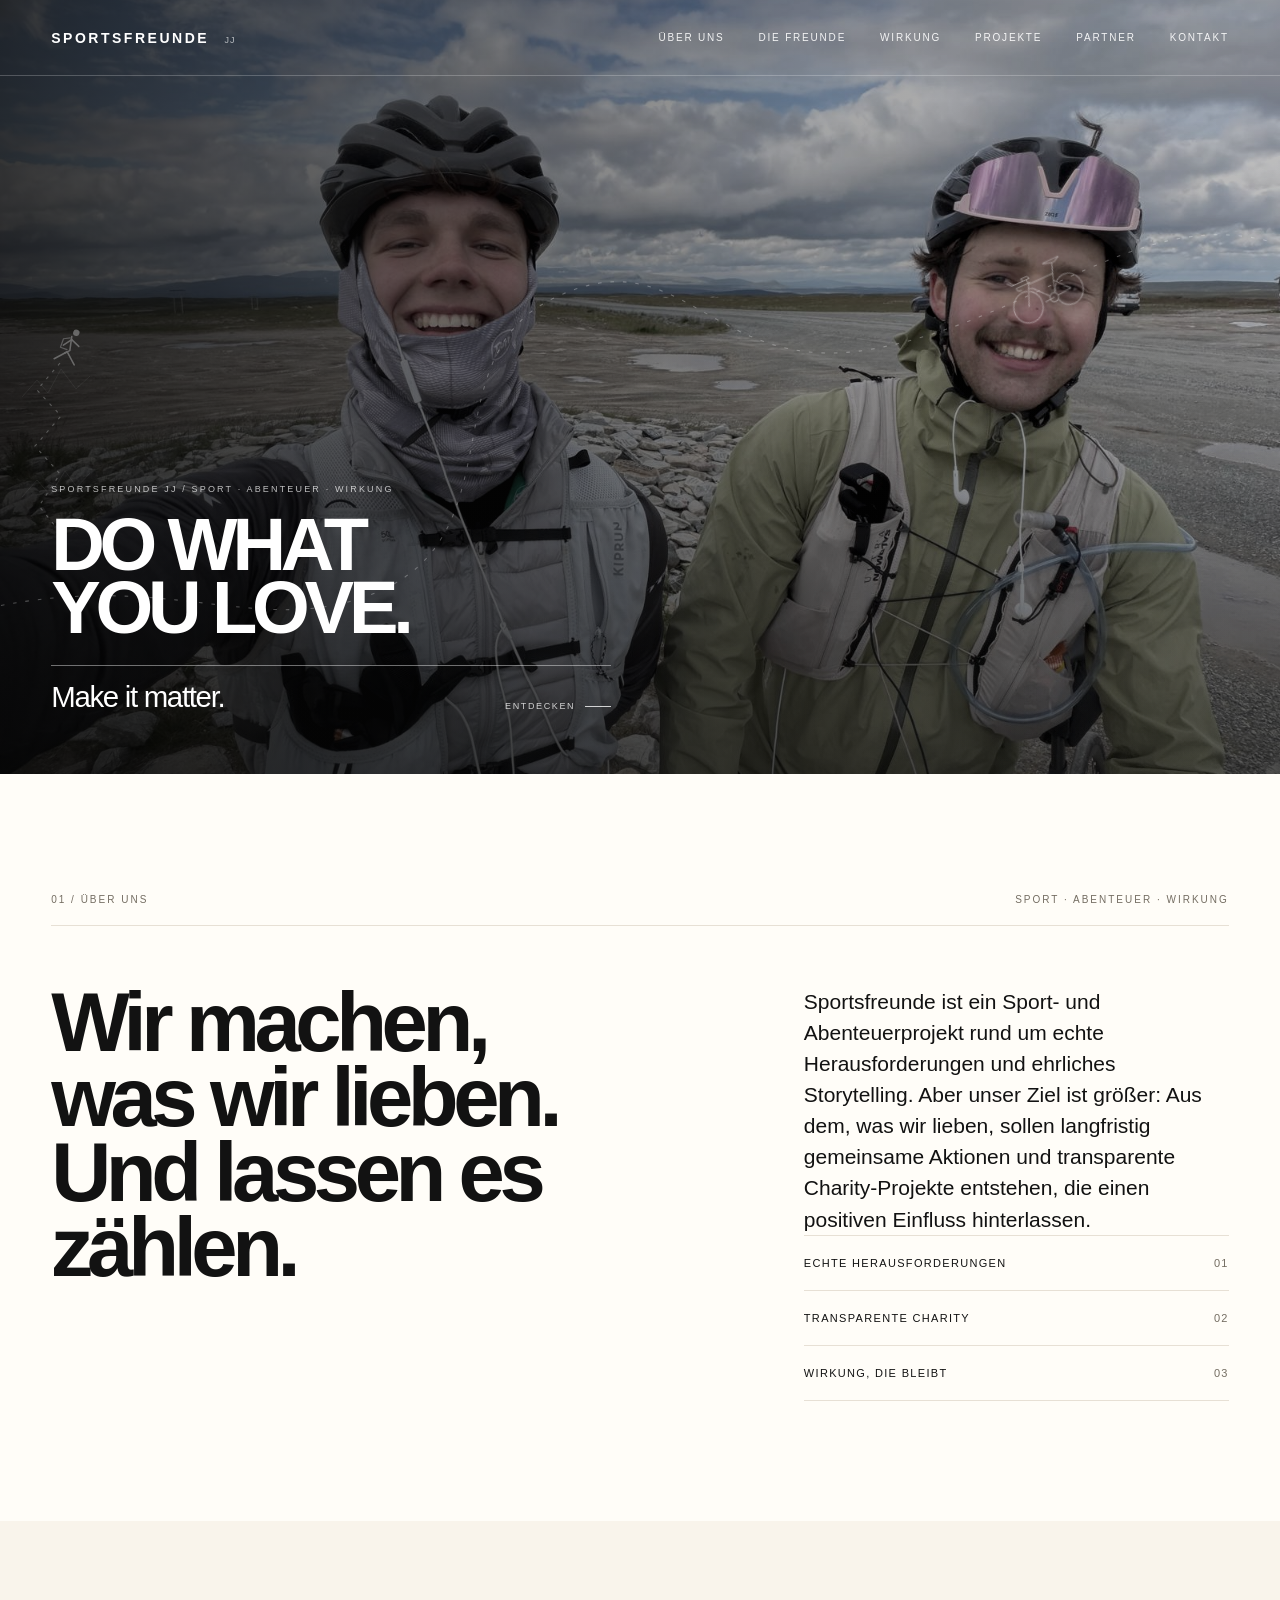
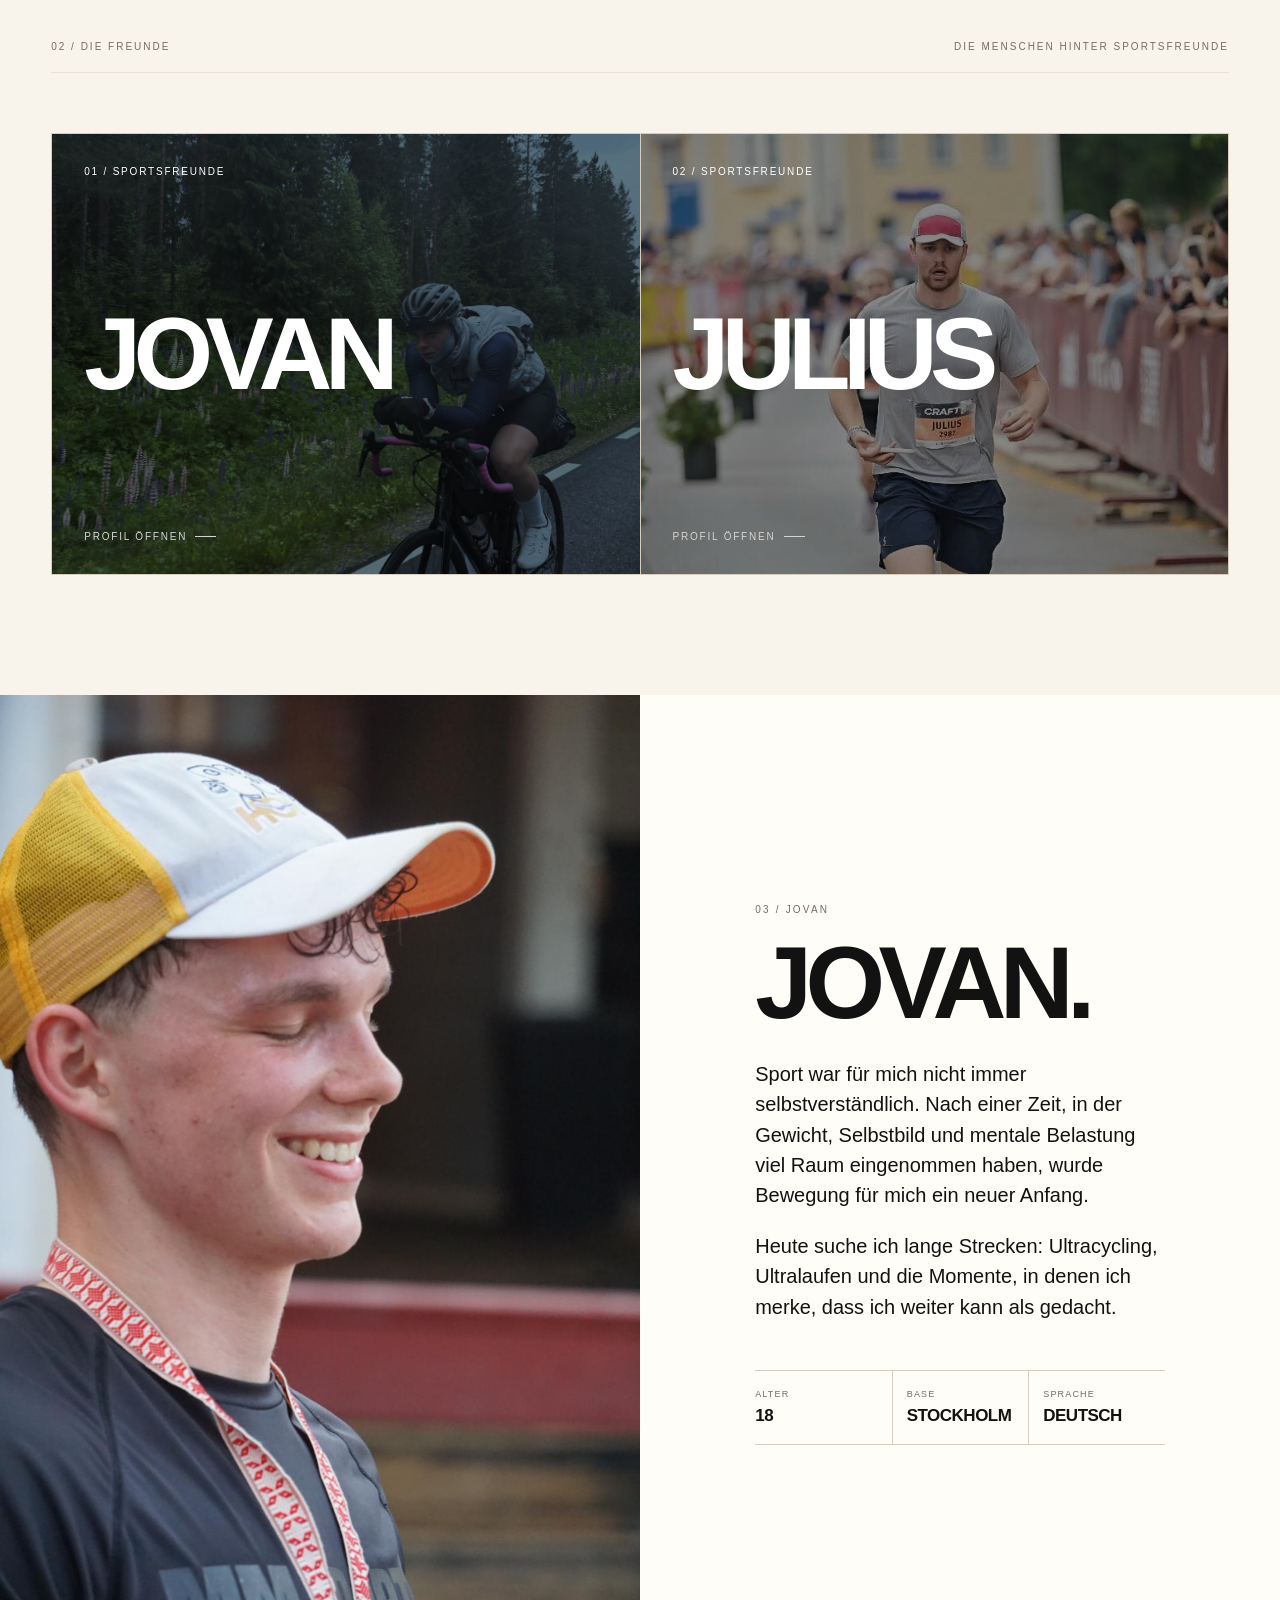
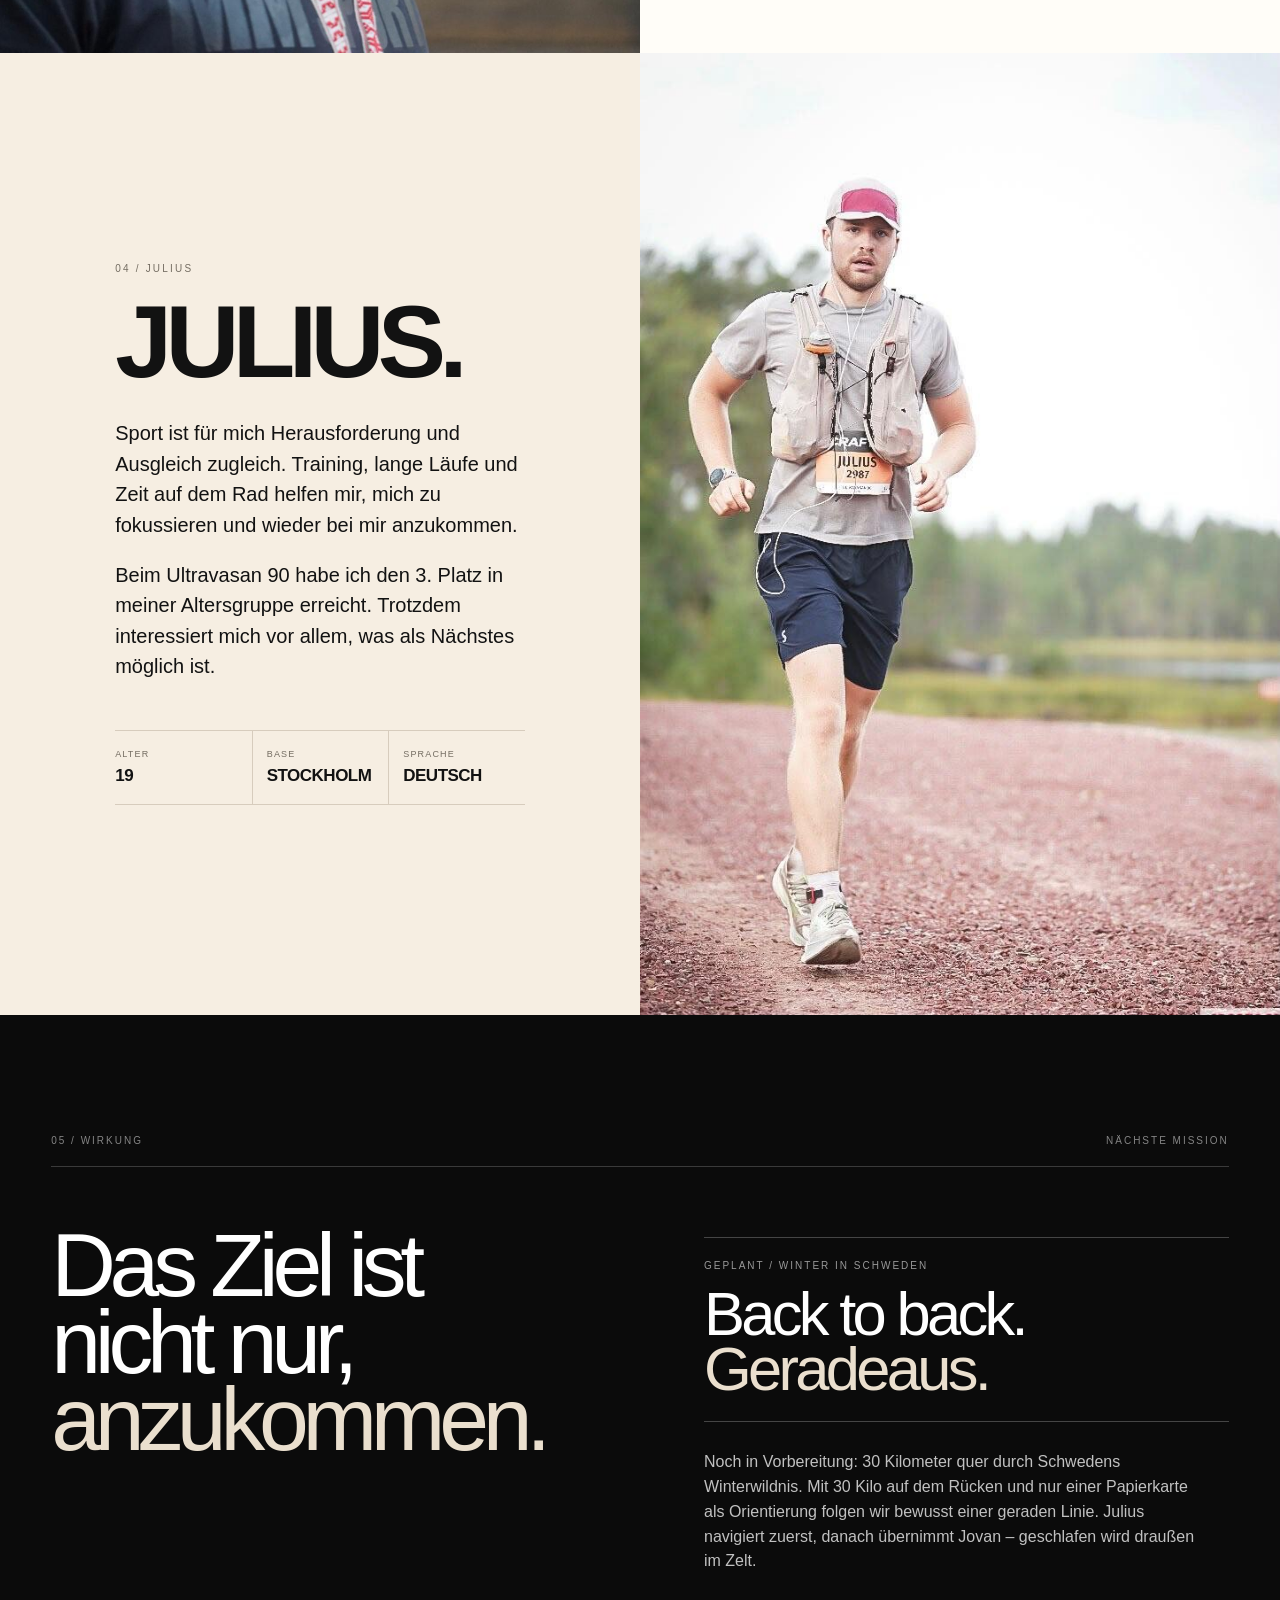
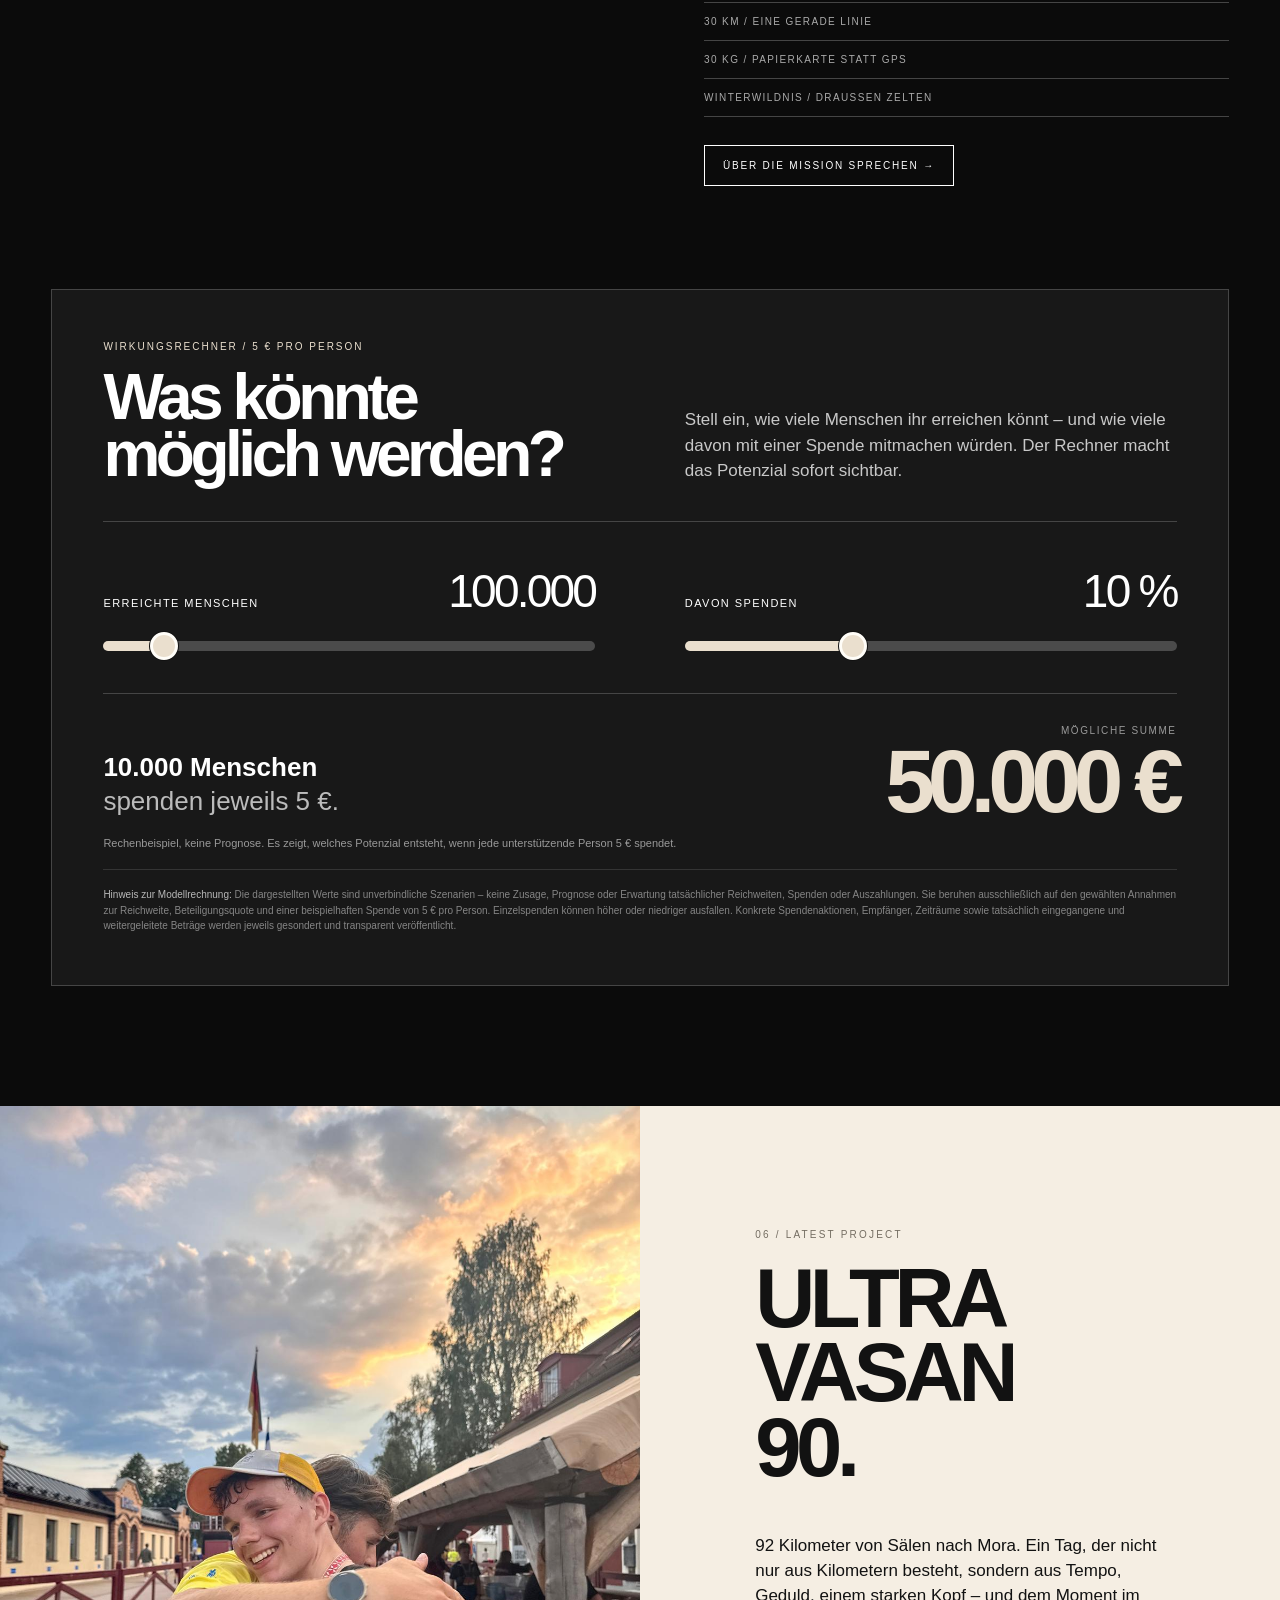
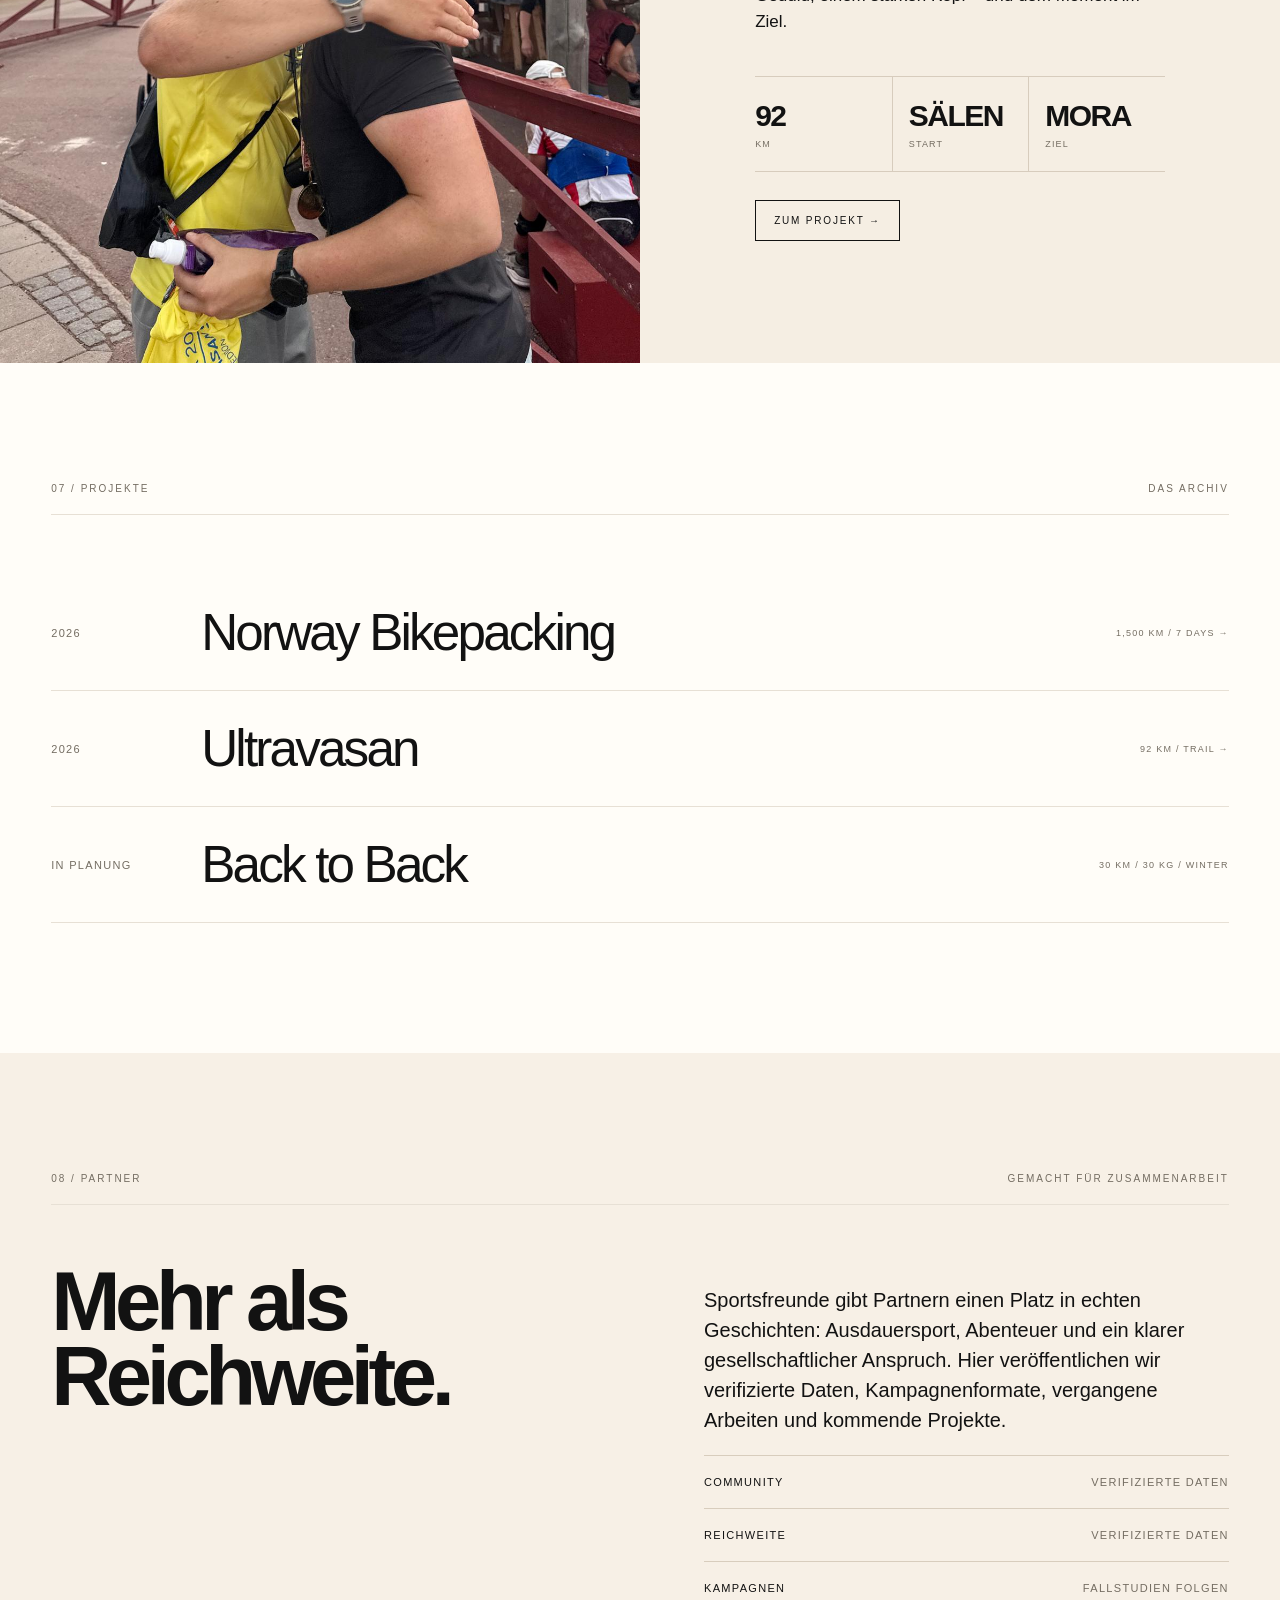
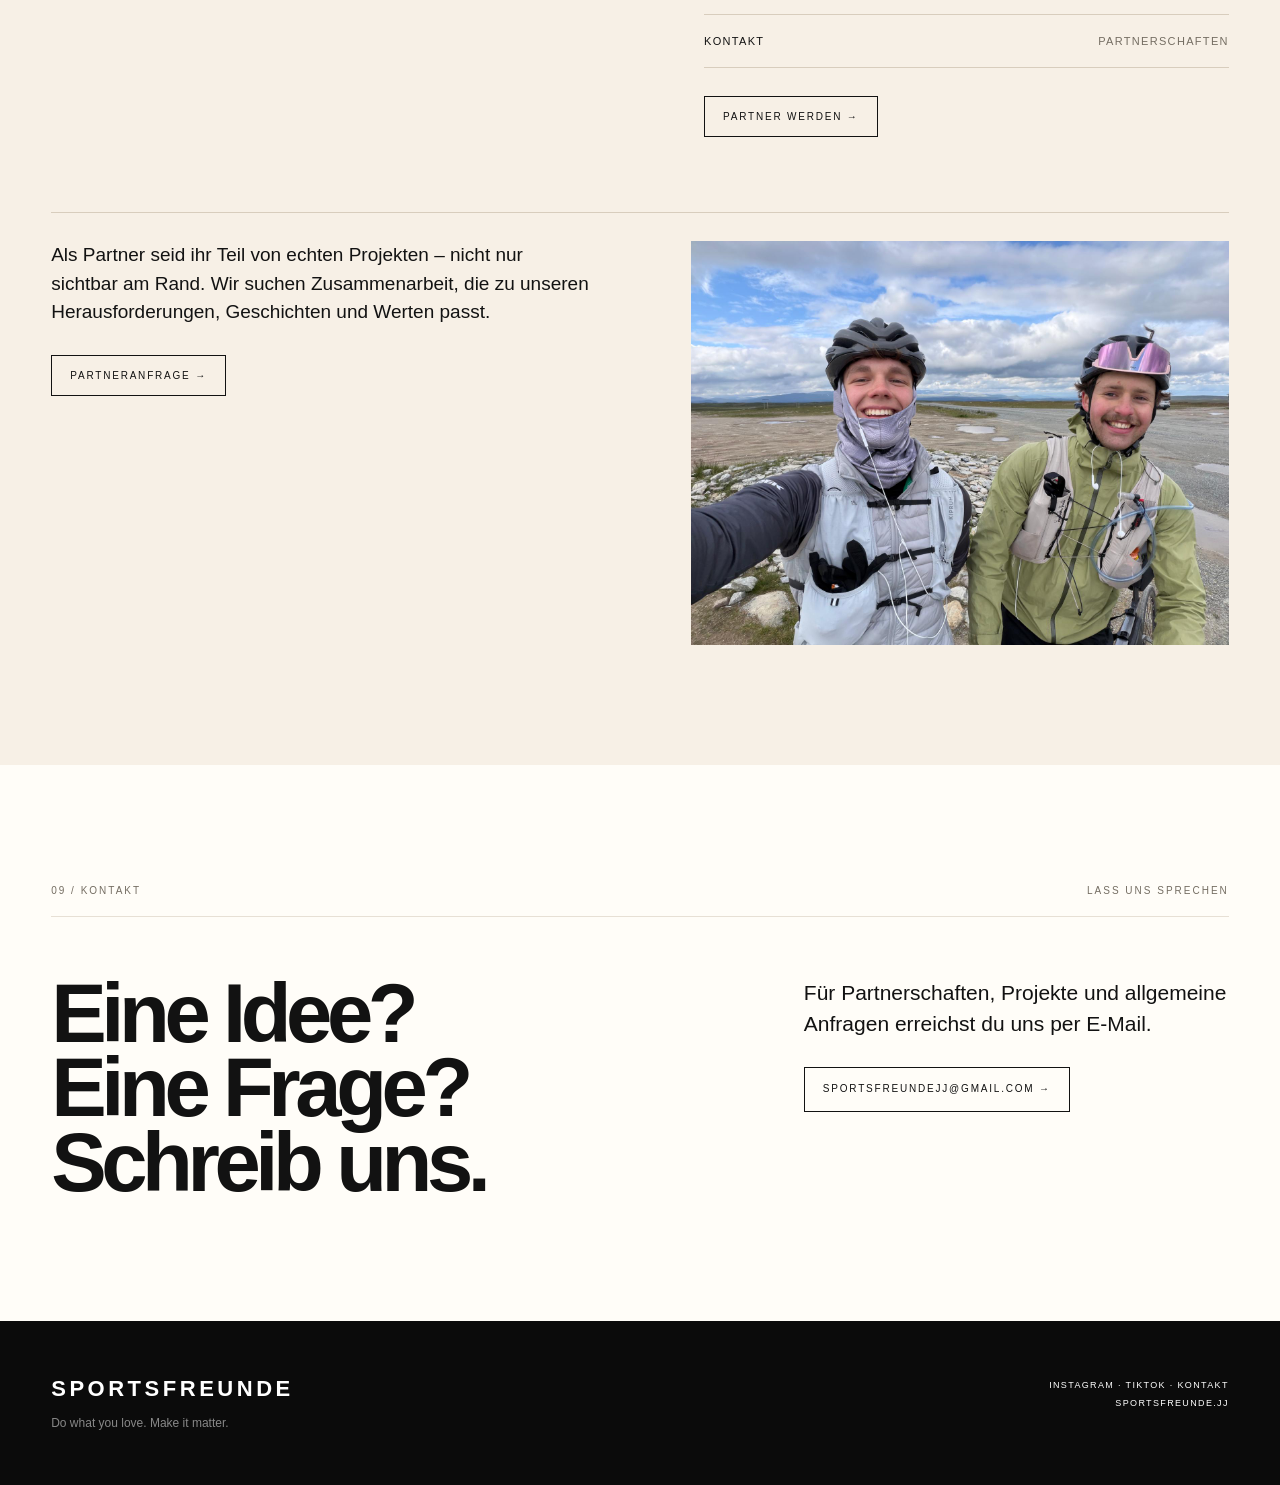
<file: index.html>
<!doctype html>
<html lang="de">
<head>
<meta charset="utf-8">
<meta name="viewport" content="width=device-width,initial-scale=1">
<title>SPORTSFREUNDE — Do what you love. Make it matter.</title>
<meta name="description" content="Sportsfreunde.jj: Sport, Abenteuer und Projekte mit Wirkung.">
<style>
:root{--paper:#fffdf8;--ink:#121212;--soft:#746d62;--line:#e7e0d5;--black:#0b0b0b;--accent:#eadfce;--sand:#f5eee3}
*{box-sizing:border-box}html{scroll-behavior:smooth}body{margin:0;background:var(--paper);color:var(--ink);font-family:Arial,Helvetica,sans-serif}
a{text-decoration:none;color:inherit}.nav{height:76px;padding:0 4vw;display:flex;align-items:center;justify-content:space-between;border-bottom:1px solid rgba(18,18,18,.14);position:absolute;z-index:5;top:0;left:0;right:0;color:#fff;border-color:rgba(255,255,255,.22)}
.brand{font-size:14px;font-weight:800;letter-spacing:.18em}.brand small{font-size:9px;letter-spacing:.1em;font-weight:400;margin-left:9px;opacity:.65}.links{display:flex;gap:34px;font-size:10px;letter-spacing:.18em;text-transform:uppercase}.links a{opacity:.9;position:relative;transition:opacity .25s ease}.links a:after{content:"";position:absolute;left:0;right:0;bottom:-8px;height:1px;background:currentColor;transform:scaleX(0);transform-origin:right;transition:transform .28s ease}.links a:hover{opacity:1}.links a:hover:after{transform:scaleX(1);transform-origin:left}
.hero{height:min(86svh,920px);min-height:590px;position:relative;background:#111;color:#fff;overflow:hidden;isolation:isolate}.hero img{position:absolute;inset:0;width:100%;height:100%;object-fit:cover;object-position:50% 46%;filter:saturate(.56) contrast(1.04) brightness(.8);z-index:-2;transition:transform 1.4s cubic-bezier(.2,.7,.2,1),filter .7s ease}.hero:hover img{transform:scale(1.018);filter:saturate(.64) contrast(1.05) brightness(.78)}.hero:after{content:"";position:absolute;z-index:-1;inset:0;background:linear-gradient(90deg,rgba(5,5,5,.76),rgba(5,5,5,.20) 64%,rgba(5,5,5,.08)),linear-gradient(0deg,rgba(5,5,5,.52),transparent 58%);pointer-events:none}
.hero-content{position:absolute;z-index:2;left:4vw;bottom:7vh;width:min(560px,calc(100% - 8vw))}.overline{font-size:9px;letter-spacing:.24em;text-transform:uppercase;margin-bottom:20px;opacity:.72}.hero h1{font-size:clamp(48px,5.8vw,92px);line-height:.84;letter-spacing:-.07em;margin:0;font-weight:700}.hero h1 span{display:block;transition:transform .45s cubic-bezier(.2,.7,.2,1)}.hero:hover h1 span:last-child{transform:translateX(12px)}.hero-bottom{display:flex;justify-content:space-between;align-items:end;gap:22px;margin-top:26px;border-top:1px solid rgba(255,255,255,.42);padding-top:17px}.motto{font-size:clamp(22px,2.3vw,34px);line-height:.95;letter-spacing:-.045em}.motto b{font-weight:400;color:inherit}.hero-index{display:flex;align-items:center;gap:10px;font-size:9px;letter-spacing:.18em;text-transform:uppercase;white-space:nowrap;opacity:.78;transition:opacity .2s ease}.hero-index:after{content:"";width:26px;height:1px;background:currentColor;transition:width .3s ease}.hero-index:hover{opacity:1}.hero-index:hover:after{width:48px}
.hero-ride{position:absolute;z-index:1;inset:0;color:#fff;opacity:.48;pointer-events:none}.hero-ride svg{display:block;width:100%;height:100%;overflow:visible}.hero-ride-track{fill:none;stroke:currentColor;stroke-width:1.15;stroke-dasharray:4 10;opacity:.58;animation:routeDrift 8s linear infinite}.ride-bike{filter:drop-shadow(0 2px 5px rgba(0,0,0,.24))}.bike-wheel{transform-box:fill-box;transform-origin:center;animation:wheelSpin 1.35s linear infinite}@keyframes routeDrift{to{stroke-dashoffset:-84}}@keyframes wheelSpin{to{transform:rotate(360deg)}}
.scroll-runner{position:fixed;z-index:20;left:18px;top:50%;width:76px;height:190px;transform:translateY(-50%);color:#fff;opacity:.38;mix-blend-mode:difference;pointer-events:none}.scroll-runner svg{display:block;width:100%;height:100%;overflow:visible}.runner-trail{fill:none;stroke:currentColor;stroke-width:1.1;stroke-dasharray:3 6;opacity:.82}.runner-ridge{fill:none;stroke:currentColor;stroke-width:.7;opacity:.28}.runner-head{fill:currentColor}.runner-torso,.runner-pack,.runner-arm,.runner-leg{fill:none;stroke:currentColor;stroke-width:1.55;stroke-linecap:round;stroke-linejoin:round}.runner-pack{stroke-width:1.2;opacity:.8}.runner-arm,.runner-leg{transform-box:fill-box;transform-origin:50% 0%}.scroll-runner.is-running .runner-arm,.scroll-runner.is-running .runner-leg{animation:runnerStride .3s ease-in-out infinite alternate}.scroll-runner.is-running .runner-arm-b,.scroll-runner.is-running .runner-leg-b{animation-delay:-.15s;animation-direction:alternate-reverse}@keyframes runnerStride{from{transform:rotate(-17deg)}to{transform:rotate(20deg)}}
@media(prefers-reduced-motion:reduce){.hero-ride-track,.bike-wheel{animation-duration:.01ms;animation-iteration-count:1}.ride-bike animateMotion{display:none}.scroll-runner.is-running .runner-arm,.scroll-runner.is-running .runner-leg{animation:none}}
.section{padding:120px 4vw}.section-head{display:flex;justify-content:space-between;gap:40px;border-bottom:1px solid var(--line);padding-bottom:20px;margin-bottom:60px}.section-no{font-size:10px;letter-spacing:.2em;color:var(--soft)}h2{font-size:clamp(42px,6.5vw,92px);line-height:.9;letter-spacing:-.065em;margin:0;max-width:900px}.intro{display:grid;grid-template-columns:1.2fr .8fr;gap:9vw}.intro-copy{font-size:21px;line-height:1.48;max-width:720px}.intro-copy p{margin:0}.principles{border-top:1px solid var(--line)}.principle{padding:19px 0;border-bottom:1px solid var(--line);display:flex;justify-content:space-between;font-size:11px;letter-spacing:.12em;text-transform:uppercase}.principle span{color:var(--soft)}
.impact{background:var(--black);color:#fff}.impact .section-head{border-color:#3a3a3a}.impact .section-no{color:#858585}.impact-grid{display:grid;grid-template-columns:1fr 1fr;gap:10vw}.impact-title{font-size:clamp(52px,7vw,110px);line-height:.86;letter-spacing:-.07em}.impact-title em{font-style:normal;color:var(--accent)}.impact-side{padding-top:10px}.mission-card{border-top:1px solid #454545;border-bottom:1px solid #454545;padding:22px 0 25px}.mission-label{font-size:10px;letter-spacing:.2em;text-transform:uppercase;color:#999}.mission-name{font-size:clamp(34px,4.8vw,64px);letter-spacing:-.06em;line-height:.9;margin:15px 0 0}.mission-name span{color:var(--accent)}.impact-note{margin:28px 0 0;color:#c1c1c1;max-width:500px;font-size:16px;line-height:1.55}.mission-points{margin-top:28px;border-top:1px solid #454545}.mission-points div{padding:13px 0;border-bottom:1px solid #454545;font-size:10px;letter-spacing:.14em;text-transform:uppercase;color:#aaa}.impact-calculator{margin-top:34px;padding:23px 0 0;border-top:1px solid #454545}.calculator-head{display:flex;justify-content:space-between;gap:20px;font-size:10px;letter-spacing:.17em;text-transform:uppercase;color:#aaa}.calculator-head span:last-child{color:var(--accent)}.range-field{display:block;margin-top:25px}.range-label{display:flex;justify-content:space-between;gap:20px;font-size:11px;letter-spacing:.1em;text-transform:uppercase}.range-label output{color:var(--accent);font-weight:700}.impact-calculator input[type=range]{appearance:none;width:100%;height:2px;margin:14px 0 0;background:#555;accent-color:var(--accent);cursor:pointer}.impact-calculator input[type=range]::-webkit-slider-thumb{appearance:none;width:15px;height:15px;border:1px solid var(--accent);border-radius:50%;background:var(--paper)}.calc-result{display:grid;grid-template-columns:1fr 1fr;margin-top:30px;border-top:1px solid #454545;border-bottom:1px solid #454545}.calc-result div{padding:18px 14px 18px 0}.calc-result div+div{padding-left:15px;border-left:1px solid #454545}.calc-result span{display:block;color:#999;font-size:9px;letter-spacing:.14em;text-transform:uppercase}.calc-result strong{display:block;margin-top:9px;font-size:clamp(27px,3.5vw,43px);letter-spacing:-.06em}.calculator-note{margin:14px 0 0;font-size:11px;line-height:1.45;color:#999}.button{display:inline-block;margin-top:28px;border:1px solid currentColor;padding:14px 18px;font-size:10px;letter-spacing:.18em;text-transform:uppercase;transition:background .25s ease,color .25s ease,transform .25s ease}.button:hover{background:currentColor;color:var(--paper);transform:translateY(-3px)}.impact .button:hover{color:var(--black)}
.feature{display:grid;grid-template-columns:1fr 1fr;min-height:720px}.feature-image{overflow:hidden}.feature-image img{width:100%;height:100%;object-fit:cover;transition:transform .7s cubic-bezier(.2,.7,.2,1)}.feature:hover .feature-image img{transform:scale(1.04)}.feature-copy{padding:100px 9vw;display:flex;flex-direction:column;justify-content:center;background:var(--sand)}.eyebrow{font-size:10px;letter-spacing:.22em;text-transform:uppercase;color:var(--soft);margin-bottom:22px}.feature-copy h2{margin-bottom:30px}.stats{display:grid;grid-template-columns:repeat(3,1fr);border-top:1px solid #d7ccbd;border-bottom:1px solid #d7ccbd;margin-top:25px}.stat{padding:22px 12px 22px 0}.stat+.stat{padding-left:16px;border-left:1px solid #d7ccbd}.stat strong{font-size:30px;letter-spacing:-.05em}.stat span{display:block;font-size:9px;letter-spacing:.13em;text-transform:uppercase;color:var(--soft);margin-top:6px}
.archive{padding-bottom:130px}.project{display:grid;grid-template-columns:120px 1fr auto;gap:30px;align-items:center;padding:28px 0;border-bottom:1px solid var(--line);transition:padding .3s ease,background .3s ease}.project-year{font-size:11px;color:var(--soft);letter-spacing:.12em;transition:transform .3s ease}.project-name{font-size:clamp(28px,4vw,54px);letter-spacing:-.055em;transition:transform .3s ease}.project-meta{font-size:9px;letter-spacing:.14em;text-transform:uppercase;color:var(--soft);text-align:right;transition:transform .3s ease,color .3s ease}.project[href]:hover{background:#faf5ec;padding-left:18px;padding-right:18px}.project[href]:hover .project-year,.project[href]:hover .project-name{transform:translateX(8px)}.project[href]:hover .project-meta{transform:translateX(-8px);color:var(--ink)}
.partners{background:#f7f0e6}.partner-grid{display:grid;grid-template-columns:1fr 1fr;gap:10vw}.partner-copy{font-size:20px;line-height:1.5;max-width:620px}.facts{border-top:1px solid #d8cdbd}.fact{padding:20px 0;border-bottom:1px solid #d8cdbd;display:flex;justify-content:space-between;gap:30px;font-size:11px;letter-spacing:.12em;text-transform:uppercase;transition:padding .25s ease}.fact:hover{padding-left:10px}.fact span{color:var(--soft)}
footer{background:#0b0b0b;color:#fff;padding:55px 4vw;display:grid;grid-template-columns:1fr auto;gap:30px}.footer-brand{font-size:22px;font-weight:800;letter-spacing:.16em}.footer-motto{margin-top:14px;color:#888;font-size:12px}.footer-right{text-align:right;font-size:9px;letter-spacing:.15em;text-transform:uppercase;line-height:2}
.people{background:#f9f4eb}.people-grid{display:grid;grid-template-columns:1fr 1fr;gap:1px;background:#d8cdbd;border:1px solid #d8cdbd}.person-card{min-height:440px;padding:32px;background:var(--black);color:#fff;display:flex;flex-direction:column;justify-content:space-between;position:relative;isolation:isolate;overflow:hidden;transition:color .25s ease}.person-card:before{content:"";position:absolute;inset:0;background-image:var(--card-image);background-position:var(--card-position,center);background-size:var(--card-size,cover);background-repeat:no-repeat;filter:grayscale(.16);z-index:-2;transition:transform .6s cubic-bezier(.2,.7,.2,1),filter .35s ease}.person-card:after{content:"";position:absolute;inset:0;background:rgba(0,0,0,.47);z-index:-1;transition:background .25s ease}.person-card:hover:before,.person-card:focus-visible:before{transform:scale(1.055);filter:grayscale(0)}.person-card:hover:after,.person-card:focus-visible:after{background:rgba(0,0,0,.85)}.person-number,.person-status{font-size:10px;letter-spacing:.18em;text-transform:uppercase}.person-status{color:#d5d5d5;transform:translateX(0);transition:transform .3s ease,color .3s ease}.person-status:after{content:"";display:inline-block;width:21px;height:1px;margin:0 0 3px 8px;background:currentColor;vertical-align:middle;transition:width .3s ease}.person-card:hover .person-status,.person-card:focus-visible .person-status{color:#fff;transform:translateX(8px)}.person-card:hover .person-status:after,.person-card:focus-visible .person-status:after{width:34px}.person-name{font-size:clamp(58px,8vw,120px);line-height:.82;letter-spacing:-.075em;font-weight:800;transition:transform .45s cubic-bezier(.2,.7,.2,1)}.person-card:hover .person-name,.person-card:focus-visible .person-name{transform:translateY(-8px)}.person-arrow{float:right;font-size:26px;line-height:.4}
.profile-detail{display:grid;grid-template-columns:1fr 1fr;min-height:720px}.profile-detail.julius{background:#f6eee2}.profile-image{min-height:620px;overflow:hidden;background:#eee5d7}.profile-image img{display:block;width:100%;height:100%;object-fit:cover}.profile-copy{padding:100px 9vw;display:flex;flex-direction:column;justify-content:center}.profile-copy h2{font-size:clamp(58px,8vw,124px);margin:0 0 30px}.profile-copy p{font-size:20px;line-height:1.52;max-width:620px;margin:0 0 20px}.profile-facts{display:grid;grid-template-columns:repeat(3,1fr);border-top:1px solid #d7ccbd;border-bottom:1px solid #d7ccbd;margin-top:28px}.profile-fact{padding:18px 10px 18px 0;font-size:9px;letter-spacing:.13em;text-transform:uppercase;color:var(--soft)}.profile-fact+.profile-fact{padding-left:14px;border-left:1px solid #d7ccbd}.profile-fact strong{display:block;color:var(--ink);font-size:17px;letter-spacing:-.03em;margin-top:7px}.partner-detail{display:grid;grid-template-columns:1fr 1fr;gap:8vw;margin-top:75px;padding-top:28px;border-top:1px solid #d8cdbd}.partner-detail p{font-size:19px;line-height:1.5;margin:0}.partner-photo{min-height:400px;overflow:hidden}.partner-photo img{width:100%;height:100%;object-fit:cover;display:block;transition:transform .65s cubic-bezier(.2,.7,.2,1)}.partner-photo:hover img{transform:scale(1.04)}
@media(max-width:800px){.links{display:none}.hero{height:76svh;min-height:540px}.hero img{object-position:50% 45%;filter:saturate(.58) contrast(1.04) brightness(.75)}.hero:after{background:linear-gradient(90deg,rgba(5,5,5,.76),rgba(5,5,5,.20) 78%),linear-gradient(0deg,rgba(5,5,5,.64),transparent 56%)}.hero-ride{opacity:.37}.scroll-runner{display:none}.section{padding:82px 6vw}.intro,.people-grid,.impact-grid,.feature,.partner-grid,.profile-detail,.partner-detail{grid-template-columns:1fr}.intro-copy{font-size:18px}.principles{margin-top:55px}.person-card{min-height:290px}.profile-image{min-height:480px}.profile-copy{padding:75px 7vw}.profile-copy p{font-size:18px}.partner-detail{margin-top:50px}.feature-image{min-height:480px}.feature-copy{padding:75px 7vw}.project{grid-template-columns:55px 1fr}.project-meta{grid-column:2;text-align:left}.hero-content{left:6vw;bottom:6vh;width:calc(100% - 12vw)}.hero h1{font-size:clamp(46px,13.8vw,76px)}.motto{font-size:25px}.stats{grid-template-columns:1fr 1fr}.stat:nth-child(3){grid-column:1/3;border-left:0;border-top:1px solid #c8c5bd}.section-head{margin-bottom:42px}footer{grid-template-columns:1fr}.footer-right{text-align:left}}
.impact-simulator{margin-top:clamp(60px,8vw,120px);padding:clamp(28px,4vw,55px);background:#181818;border:1px solid #454545}.simulator-intro{display:grid;grid-template-columns:1fr 1fr;gap:7vw;padding-bottom:37px;border-bottom:1px solid #454545}.simulator-overline{font-size:10px;letter-spacing:.2em;text-transform:uppercase;color:var(--accent);margin-bottom:17px}.simulator-intro h3{font-size:clamp(34px,5vw,70px);line-height:.9;letter-spacing:-.07em;margin:0}.simulator-intro p{font-size:17px;line-height:1.5;color:#c8c8c8;align-self:end;margin:0;max-width:520px}.simulator-controls{display:grid;grid-template-columns:1fr 1fr;gap:clamp(30px,7vw,100px);padding:42px 0}.simulator-range{display:block}.simulator-range-top{display:flex;justify-content:space-between;gap:18px;align-items:baseline;font-size:11px;letter-spacing:.13em;text-transform:uppercase}.simulator-range-top output{font-size:clamp(26px,3.6vw,46px);letter-spacing:-.06em;color:#fff}.simulator-range input{display:block;appearance:none;width:100%;height:10px;margin:23px 0 0;border-radius:100px;background:linear-gradient(90deg,var(--accent) var(--fill),#4b4b4b var(--fill));cursor:pointer}.simulator-range input::-webkit-slider-thumb{appearance:none;width:28px;height:28px;border:3px solid var(--paper);border-radius:50%;background:var(--accent);box-shadow:0 0 0 1px #111}.simulator-range input::-moz-range-thumb{width:22px;height:22px;border:3px solid var(--paper);border-radius:50%;background:var(--accent);box-shadow:0 0 0 1px #111}.simulator-result{display:grid;grid-template-columns:1fr auto;gap:30px;align-items:end;padding-top:31px;border-top:1px solid #454545}.simulator-equation{font-size:clamp(16px,2.2vw,26px);line-height:1.3;color:#bbb}.simulator-equation strong{color:#fff}.simulator-total{text-align:right}.simulator-total span{display:block;font-size:10px;letter-spacing:.16em;text-transform:uppercase;color:#999}.simulator-total strong{display:block;font-size:clamp(48px,7vw,100px);line-height:.82;letter-spacing:-.08em;color:var(--accent);margin-top:9px}.simulator-note{font-size:11px;line-height:1.45;color:#999;margin:18px 0 0}@media(max-width:800px){.impact-simulator{margin-top:56px;padding:26px}.simulator-intro,.simulator-controls,.simulator-result{grid-template-columns:1fr}.simulator-intro p{margin-top:24px}.simulator-controls{gap:34px;padding:35px 0}.simulator-result{gap:25px}.simulator-total{text-align:left}.simulator-total strong{font-size:64px}}
.simulator-legal{margin:17px 0 0;padding-top:17px;border-top:1px solid #343434;font-size:10px;line-height:1.55;color:#858585}.simulator-legal strong{color:#b8b8b8;font-weight:400}
.profile-image.julius-running-image img{object-position:50% 34%}
</style>
</head>
<body>

<header class="hero">
<nav class="nav"><div class="brand">SPORTSFREUNDE <small>JJ</small></div><div class="links"><a href="#about">Über uns</a><a href="#people">Die Freunde</a><a href="#impact">Wirkung</a><a href="#projects">Projekte</a><a href="#partners">Partner</a><a href="#contact">Kontakt</a></div></nav>
<img src="assets/shared-norway-road.jpeg" alt="Jovan und Julius unterwegs in Norwegen">
<div class="hero-ride" aria-hidden="true"><svg viewBox="0 0 1440 820" preserveAspectRatio="none" role="presentation"><defs><filter id="hero-bike-ink" x="-15%" y="-20%" width="130%" height="140%" color-interpolation-filters="sRGB"><feColorMatrix type="matrix" values="-1 0 0 0 1 0 -1 0 0 1 0 0 -1 0 1 0 0 0 1 0" result="inverted"/><feColorMatrix in="inverted" type="luminanceToAlpha" result="bike-mask"/><feFlood flood-color="#ffffff" result="bike-ink"/><feComposite in="bike-ink" in2="bike-mask" operator="in"/></filter></defs><path id="hero-track" class="hero-ride-track" d="M1425 255C1280 220 1160 340 980 370C800 400 770 250 625 315C485 375 580 560 430 625C285 685 185 590 -60 655"/><g class="ride-bike"><animateMotion begin="0s" dur="18s" repeatCount="indefinite" rotate="auto-reverse"><mpath href="#hero-track"/></animateMotion><image href="assets/tt-bike-symbol.png" x="-48" y="-34" width="96" height="68" preserveAspectRatio="xMidYMid meet" filter="url(#hero-bike-ink)"/></g></svg></div>
<div class="hero-content">
<div class="overline">SPORTSFREUNDE JJ / SPORT · ABENTEUER · WIRKUNG</div>
<h1><span>DO WHAT</span><span>YOU LOVE.</span></h1>
<div class="hero-bottom"><div class="motto">Make it <b>matter.</b></div><a class="hero-index" href="#about">Entdecken</a></div>
</div>
</header>
<div class="scroll-runner" aria-hidden="true"><svg viewBox="0 0 76 190" role="presentation"><path class="runner-ridge" d="M4 42 19 25 30 38 43 14 58 34 72 21M4 142l15-17 13 15 15-24 12 16 13-14"/><path id="runner-trail" class="runner-trail" d="M42 8 19 35 43 61 17 91 42 119 21 151 38 172"/><g class="runner-marker" transform="translate(42 8)"><g transform="translate(-17 -42)"><circle class="runner-head" cx="22" cy="8" r="3.2"/><path class="runner-torso" d="M19 13 22 27 18 31"/><path class="runner-pack" d="M18 15 12 18 12 27 19 27"/><path class="runner-arm runner-arm-a" d="M20 16 29 20"/><path class="runner-arm runner-arm-b" d="M20 16 14 24"/><path class="runner-leg runner-leg-a" d="M20 29 31 39"/><path class="runner-leg runner-leg-b" d="M20 29 10 40"/></g></g></svg></div>

<section id="about" class="section">
<div class="section-head"><div class="section-no">01 / ÜBER UNS</div><div class="section-no">SPORT · ABENTEUER · WIRKUNG</div></div>
<div class="intro">
<div><h2>Wir machen,<br>was wir lieben.<br>Und lassen es zählen.</h2></div>
<div class="intro-copy"><p>Sportsfreunde ist ein Sport- und Abenteuerprojekt rund um echte Herausforderungen und ehrliches Storytelling. Aber unser Ziel ist größer: Aus dem, was wir lieben, sollen langfristig gemeinsame Aktionen und transparente Charity-Projekte entstehen, die einen positiven Einfluss hinterlassen.</p><div class="principles"><div class="principle">Echte Herausforderungen <span>01</span></div><div class="principle">Transparente Charity <span>02</span></div><div class="principle">Wirkung, die bleibt <span>03</span></div></div></div>
</div>
</section>

<section id="people" class="section people">
<div class="section-head"><div class="section-no">02 / DIE FREUNDE</div><div class="section-no">DIE MENSCHEN HINTER SPORTSFREUNDE</div></div>
<div class="people-grid">
<a class="person-card" href="#jovan" style="--card-image:url('assets/jovan-cycling.jpeg');--card-position:72% 58%"><div class="person-number">01 / SPORTSFREUNDE</div><div class="person-name">JOVAN</div><div class="person-status">Profil öffnen</div></a>
<a class="person-card" href="#julius" style="--card-image:url('assets/julius-ultravasan-finish.jpg');--card-position:50% 50%"><div class="person-number">02 / SPORTSFREUNDE</div><div class="person-name">JULIUS</div><div class="person-status">Profil öffnen</div></a>
</div>
</section>

<section id="jovan" class="profile-detail">
<div class="profile-image"><img src="assets/jovan-portrait.jpeg" alt="Jovan nach einer sportlichen Herausforderung" loading="lazy"></div>
<div class="profile-copy"><div class="eyebrow">03 / JOVAN</div><h2>JOVAN.</h2><p>Sport war für mich nicht immer selbstverständlich. Nach einer Zeit, in der Gewicht, Selbstbild und mentale Belastung viel Raum eingenommen haben, wurde Bewegung für mich ein neuer Anfang.</p><p>Heute suche ich lange Strecken: Ultracycling, Ultralaufen und die Momente, in denen ich merke, dass ich weiter kann als gedacht.</p><div class="profile-facts"><div class="profile-fact">Alter<strong>18</strong></div><div class="profile-fact">Base<strong>Stockholm</strong></div><div class="profile-fact">Sprache<strong>Deutsch</strong></div></div></div>
</section>

<section id="julius" class="profile-detail julius">
<div class="profile-copy"><div class="eyebrow">04 / JULIUS</div><h2>JULIUS.</h2><p>Sport ist für mich Herausforderung und Ausgleich zugleich. Training, lange Läufe und Zeit auf dem Rad helfen mir, mich zu fokussieren und wieder bei mir anzukommen.</p><p>Beim Ultravasan 90 habe ich den 3. Platz in meiner Altersgruppe erreicht. Trotzdem interessiert mich vor allem, was als Nächstes möglich ist.</p><div class="profile-facts"><div class="profile-fact">Alter<strong>19</strong></div><div class="profile-fact">Base<strong>Stockholm</strong></div><div class="profile-fact">Sprache<strong>Deutsch</strong></div></div></div>
<div class="profile-image julius-running-image"><img src="assets/julius-ultravasan-run.jpg" alt="Julius beim Ultravasan" loading="lazy"></div>
</section>

<section id="impact" class="section impact">
<div class="section-head"><div class="section-no">05 / WIRKUNG</div><div class="section-no">NÄCHSTE MISSION</div></div>
<div class="impact-grid">
<div><div class="impact-title">Das Ziel ist<br>nicht nur,<br><em>anzukommen.</em></div></div>
<div class="impact-side">
<div class="mission-card"><div class="mission-label">Geplant / Winter in Schweden</div><div class="mission-name">Back to back.<br><span>Geradeaus.</span></div></div>
<p class="impact-note">Noch in Vorbereitung: 30 Kilometer quer durch Schwedens Winterwildnis. Mit 30 Kilo auf dem Rücken und nur einer Papierkarte als Orientierung folgen wir bewusst einer geraden Linie. Julius navigiert zuerst, danach übernimmt Jovan – geschlafen wird draußen im Zelt.</p><div class="mission-points"><div>30 km / eine gerade Linie</div><div>30 kg / Papierkarte statt GPS</div><div>Winterwildnis / draußen zelten</div></div>
<a class="button" href="#contact">Über die Mission sprechen →</a>
</div>
</div>
<div class="impact-simulator" aria-label="Wirkungsrechner"><div class="simulator-intro"><div><div class="simulator-overline">Wirkungsrechner / 5 € pro Person</div><h3>Was könnte<br>möglich werden?</h3></div><p>Stell ein, wie viele Menschen ihr erreichen könnt – und wie viele davon mit einer Spende mitmachen würden. Der Rechner macht das Potenzial sofort sichtbar.</p></div><div class="simulator-controls"><label class="simulator-range" for="reach"><span class="simulator-range-top"><span>Erreichte Menschen</span><output id="reach-output" for="reach">100.000</output></span><input id="reach" type="range" min="0" max="1000000" step="10000" value="100000" style="--fill:10%"></label><label class="simulator-range" for="donation-rate"><span class="simulator-range-top"><span>Davon spenden</span><output id="donation-rate-output" for="donation-rate">10 %</output></span><input id="donation-rate" type="range" min="0" max="30" step="1" value="10" style="--fill:33.33%"></label></div><div class="simulator-result"><div class="simulator-equation"><strong id="supporters-output">10.000 Menschen</strong><br>spenden jeweils 5 €.</div><div class="simulator-total"><span>Mögliche Summe</span><strong id="total-output">50.000 €</strong></div></div><p class="simulator-note">Rechenbeispiel, keine Prognose. Es zeigt, welches Potenzial entsteht, wenn jede unterstützende Person 5 € spendet.</p><p class="simulator-legal"><strong>Hinweis zur Modellrechnung:</strong> Die dargestellten Werte sind unverbindliche Szenarien – keine Zusage, Prognose oder Erwartung tatsächlicher Reichweiten, Spenden oder Auszahlungen. Sie beruhen ausschließlich auf den gewählten Annahmen zur Reichweite, Beteiligungsquote und einer beispielhaften Spende von 5 € pro Person. Einzelspenden können höher oder niedriger ausfallen. Konkrete Spendenaktionen, Empfänger, Zeiträume sowie tatsächlich eingegangene und weitergeleitete Beträge werden jeweils gesondert und transparent veröffentlicht.</p></div>
</section>

<section class="feature">
<div class="feature-image"><img src="hero-2.jpeg" alt="Jovan und Julius nach dem Ultravasan"></div>
<div class="feature-copy">
<div class="eyebrow">06 / LATEST PROJECT</div>
<h2>ULTRA<br>VASAN<br>90.</h2>
<p class="intro-copy" style="font-size:17px">92 Kilometer von Sälen nach Mora. Ein Tag, der nicht nur aus Kilometern besteht, sondern aus Tempo, Geduld, einem starken Kopf – und dem Moment im Ziel.</p>
<div class="stats"><div class="stat"><strong>92</strong><span>KM</span></div><div class="stat"><strong>SÄLEN</strong><span>START</span></div><div class="stat"><strong>MORA</strong><span>ZIEL</span></div></div>
<a class="button" href="ultravasan.html" style="width:max-content">Zum Projekt →</a>
</div>
</section>

<section id="projects" class="section archive">
<div class="section-head"><div class="section-no">07 / PROJEKTE</div><div class="section-no">DAS ARCHIV</div></div>
<a class="project" href="norway-bikepacking.html"><div class="project-year">2026</div><div class="project-name">Norway Bikepacking</div><div class="project-meta">1,500 KM / 7 DAYS →</div></a>
<a class="project" href="ultravasan.html"><div class="project-year">2026</div><div class="project-name">Ultravasan</div><div class="project-meta">92 KM / TRAIL →</div></a>
<div class="project"><div class="project-year">IN PLANUNG</div><div class="project-name">Back to Back</div><div class="project-meta">30 KM / 30 KG / WINTER</div></div>
</section>

<section id="partners" class="section partners">
<div class="section-head"><div class="section-no">08 / PARTNER</div><div class="section-no">GEMACHT FÜR ZUSAMMENARBEIT</div></div>
<div class="partner-grid">
<div><h2>Mehr als<br>Reichweite.</h2></div>
<div><p class="partner-copy">Sportsfreunde gibt Partnern einen Platz in echten Geschichten: Ausdauersport, Abenteuer und ein klarer gesellschaftlicher Anspruch. Hier veröffentlichen wir verifizierte Daten, Kampagnenformate, vergangene Arbeiten und kommende Projekte.</p><div class="facts"><div class="fact">Community <span>Verifizierte Daten</span></div><div class="fact">Reichweite <span>Verifizierte Daten</span></div><div class="fact">Kampagnen <span>Fallstudien folgen</span></div><div class="fact">Kontakt <span>Partnerschaften</span></div></div><a class="button" href="partners.html">Partner werden →</a></div>
</div>
<div id="partner-details" class="partner-detail"><div><p>Als Partner seid ihr Teil von echten Projekten – nicht nur sichtbar am Rand. Wir suchen Zusammenarbeit, die zu unseren Herausforderungen, Geschichten und Werten passt.</p><a class="button" href="mailto:sportsfreundejj@gmail.com?subject=Partneranfrage%20an%20Sportsfreunde">Partneranfrage →</a></div><div class="partner-photo"><img src="assets/shared-norway-road.jpeg" alt="Jovan und Julius beim Bikepacking in Norwegen" loading="lazy"></div></div>
</section>

<section id="contact" class="section">
<div class="section-head"><div class="section-no">09 / KONTAKT</div><div class="section-no">LASS UNS SPRECHEN</div></div>
<div class="intro"><div><h2>Eine Idee?<br>Eine Frage?<br>Schreib uns.</h2></div><div class="intro-copy"><p>Für Partnerschaften, Projekte und allgemeine Anfragen erreichst du uns per E-Mail.</p><a class="button" href="mailto:sportsfreundejj@gmail.com">sportsfreundejj@gmail.com →</a></div></div>
</section>

<footer><div><div class="footer-brand">SPORTSFREUNDE</div><div class="footer-motto">Do what you love. Make it matter.</div></div><div class="footer-right">Instagram · TikTok · Kontakt<br>Sportsfreunde.jj</div></footer>
<script>const reach=document.getElementById('reach'),donationRate=document.getElementById('donation-rate'),reachOutput=document.getElementById('reach-output'),donationRateOutput=document.getElementById('donation-rate-output'),supportersOutput=document.getElementById('supporters-output'),totalOutput=document.getElementById('total-output'),formatNumber=n=>new Intl.NumberFormat('de-DE').format(n),updateImpactCalculator=()=>{const reached=Number(reach.value),rate=Number(donationRate.value),supporters=Math.round(reached*rate/100),total=supporters*5,reachFill=reached/1000000*100,rateFill=rate/30*100;reachOutput.value=formatNumber(reached);donationRateOutput.value=`${rate} %`;supportersOutput.textContent=`${formatNumber(supporters)} Menschen`;totalOutput.textContent=`${formatNumber(total)} €`;reach.style.setProperty('--fill',`${reachFill}%`);donationRate.style.setProperty('--fill',`${rateFill}%`)};reach.addEventListener('input',updateImpactCalculator);donationRate.addEventListener('input',updateImpactCalculator);updateImpactCalculator();</script>
<script>const scrollRunner=document.querySelector('.scroll-runner'),runnerMarker=document.querySelector('.runner-marker'),runnerTrail=document.querySelector('.runner-trail');if(scrollRunner&&runnerMarker&&runnerTrail){let runnerFrame=0,runnerTimer;const updateRunner=()=>{runnerFrame=0;const maxScroll=document.documentElement.scrollHeight-window.innerHeight,progress=maxScroll>0?Math.min(window.scrollY/maxScroll,1):0,length=runnerTrail.getTotalLength(),at=runnerTrail.getPointAtLength(length*progress),ahead=runnerTrail.getPointAtLength(Math.min(length*progress+1,length)),rawAngle=Math.atan2(ahead.y-at.y,ahead.x-at.x)*180/Math.PI,angle=Math.max(-20,Math.min(20,rawAngle));runnerMarker.setAttribute('transform',`translate(${at.x} ${at.y}) rotate(${angle})`);scrollRunner.classList.add('is-running');window.clearTimeout(runnerTimer);runnerTimer=window.setTimeout(()=>scrollRunner.classList.remove('is-running'),320)};const requestRunnerUpdate=()=>{if(!runnerFrame)runnerFrame=window.requestAnimationFrame(updateRunner)};window.addEventListener('scroll',requestRunnerUpdate,{passive:true});window.addEventListener('resize',requestRunnerUpdate);requestRunnerUpdate()}</script>
</body></html>
</file>
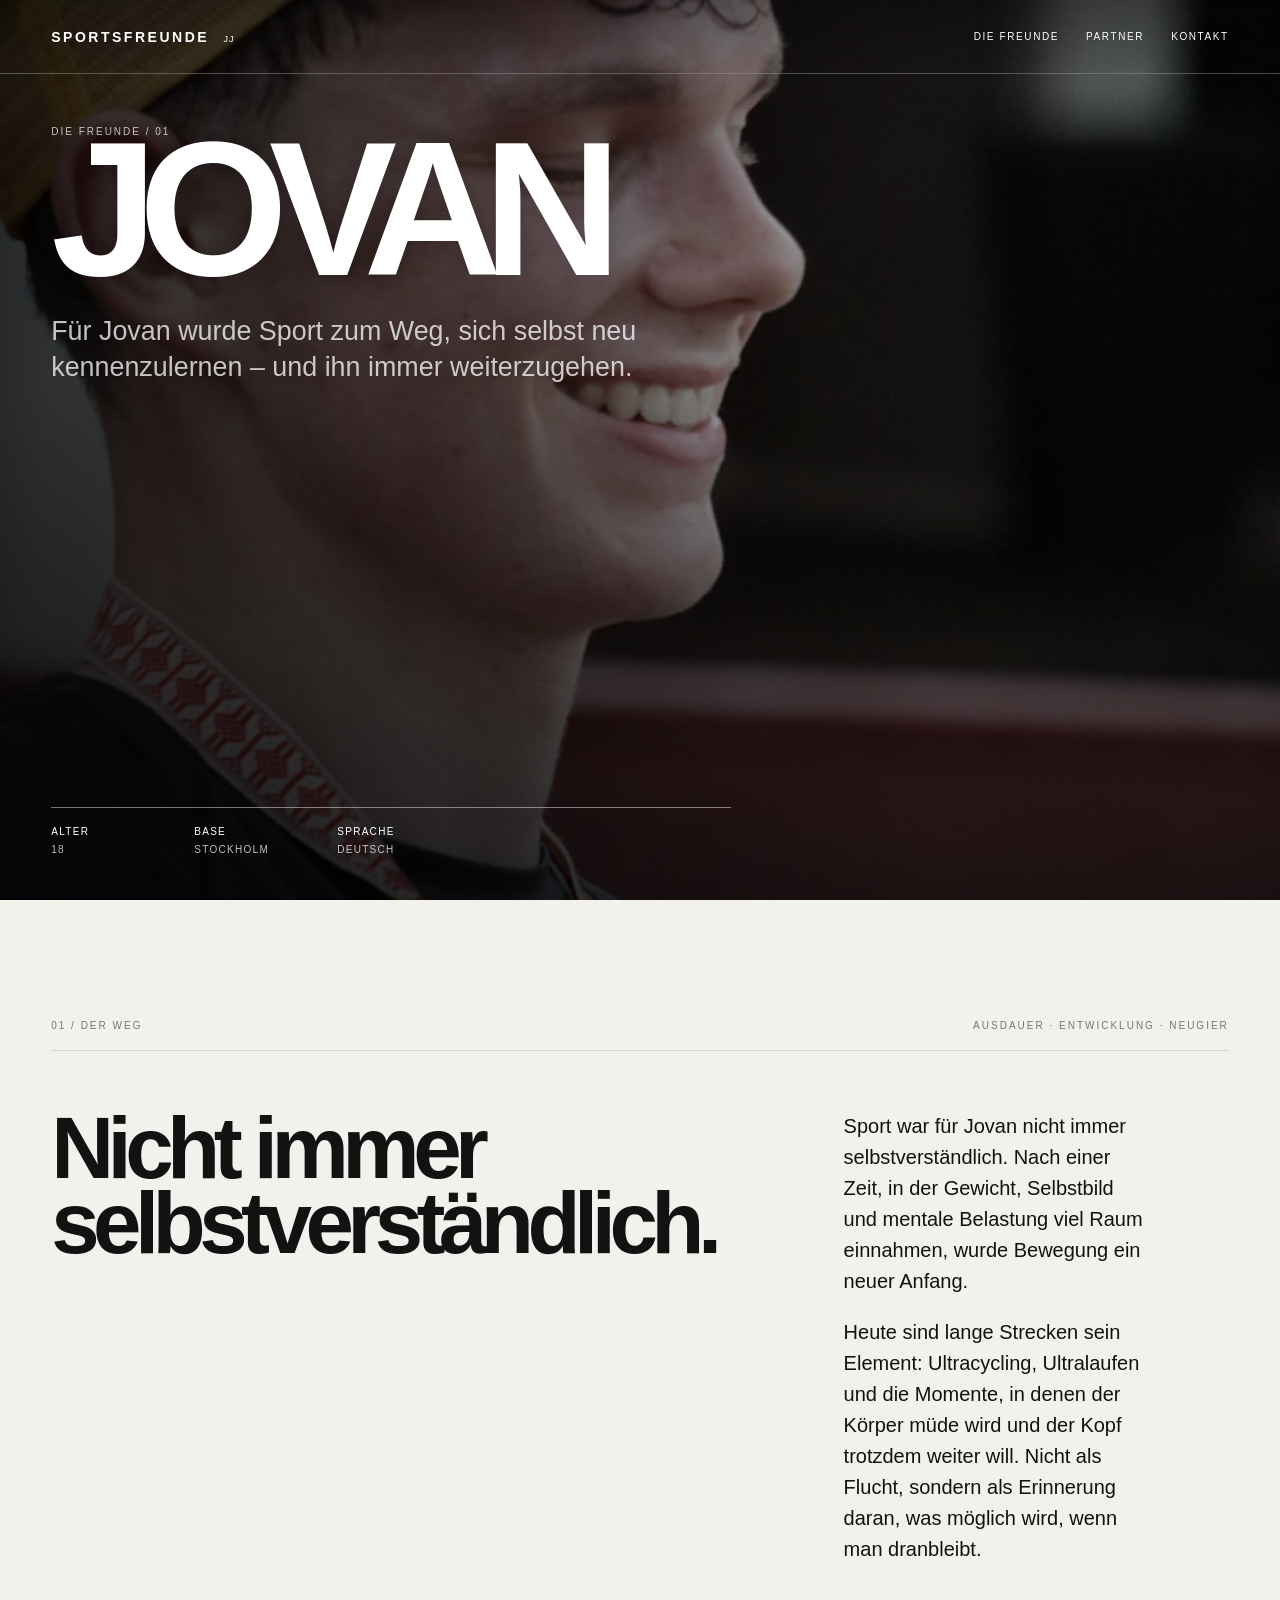
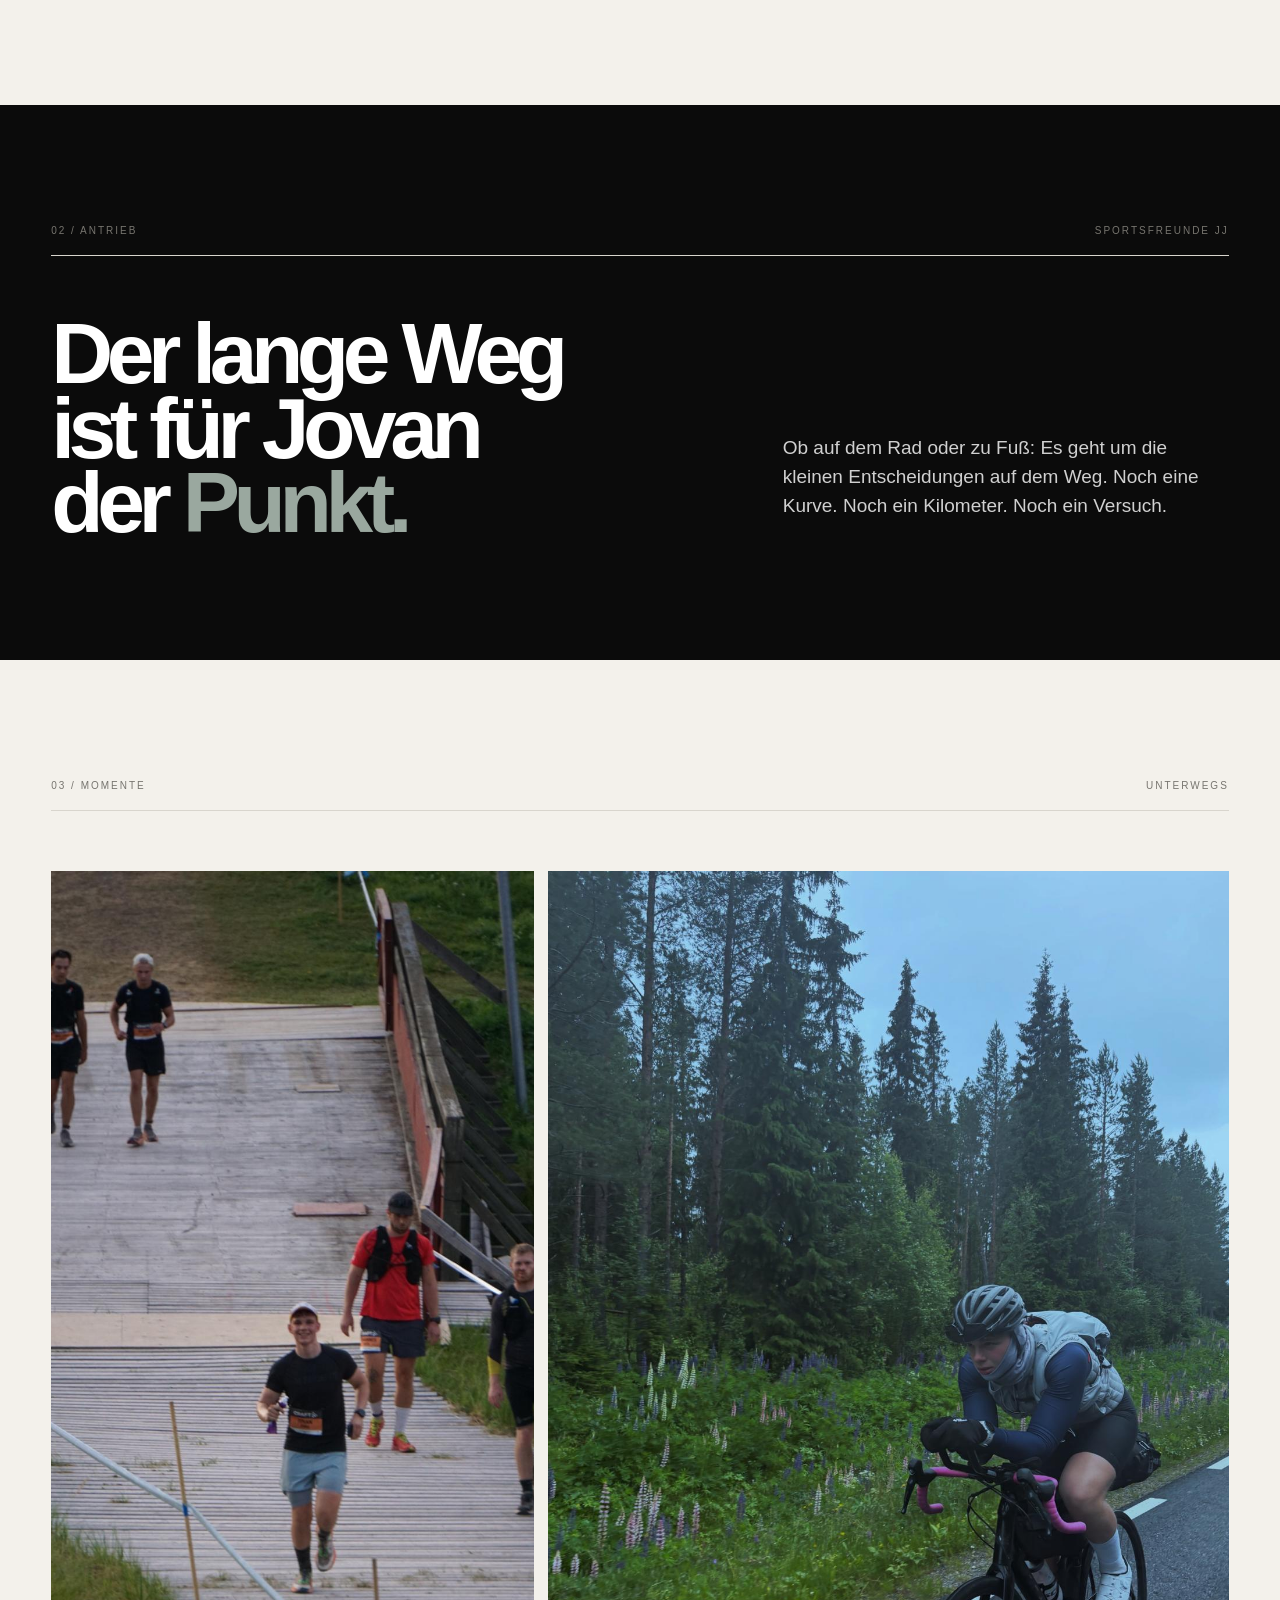
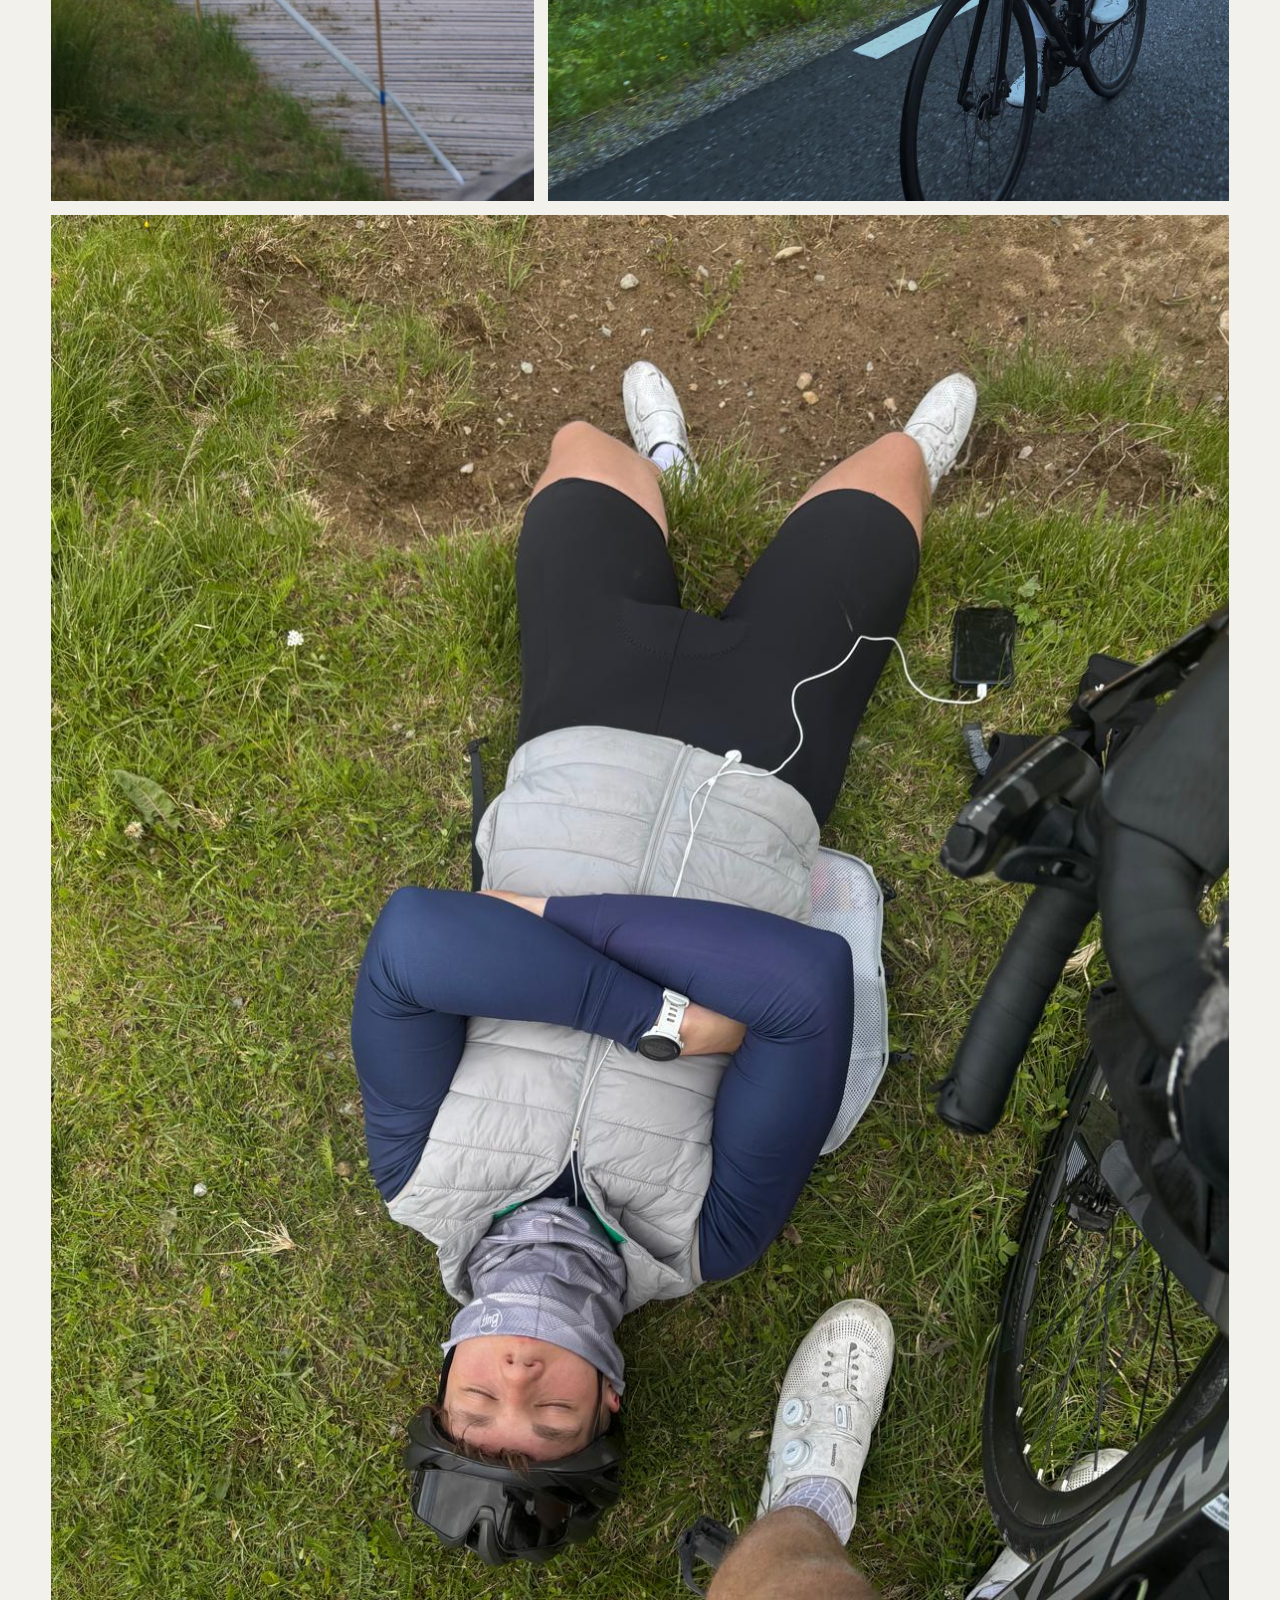
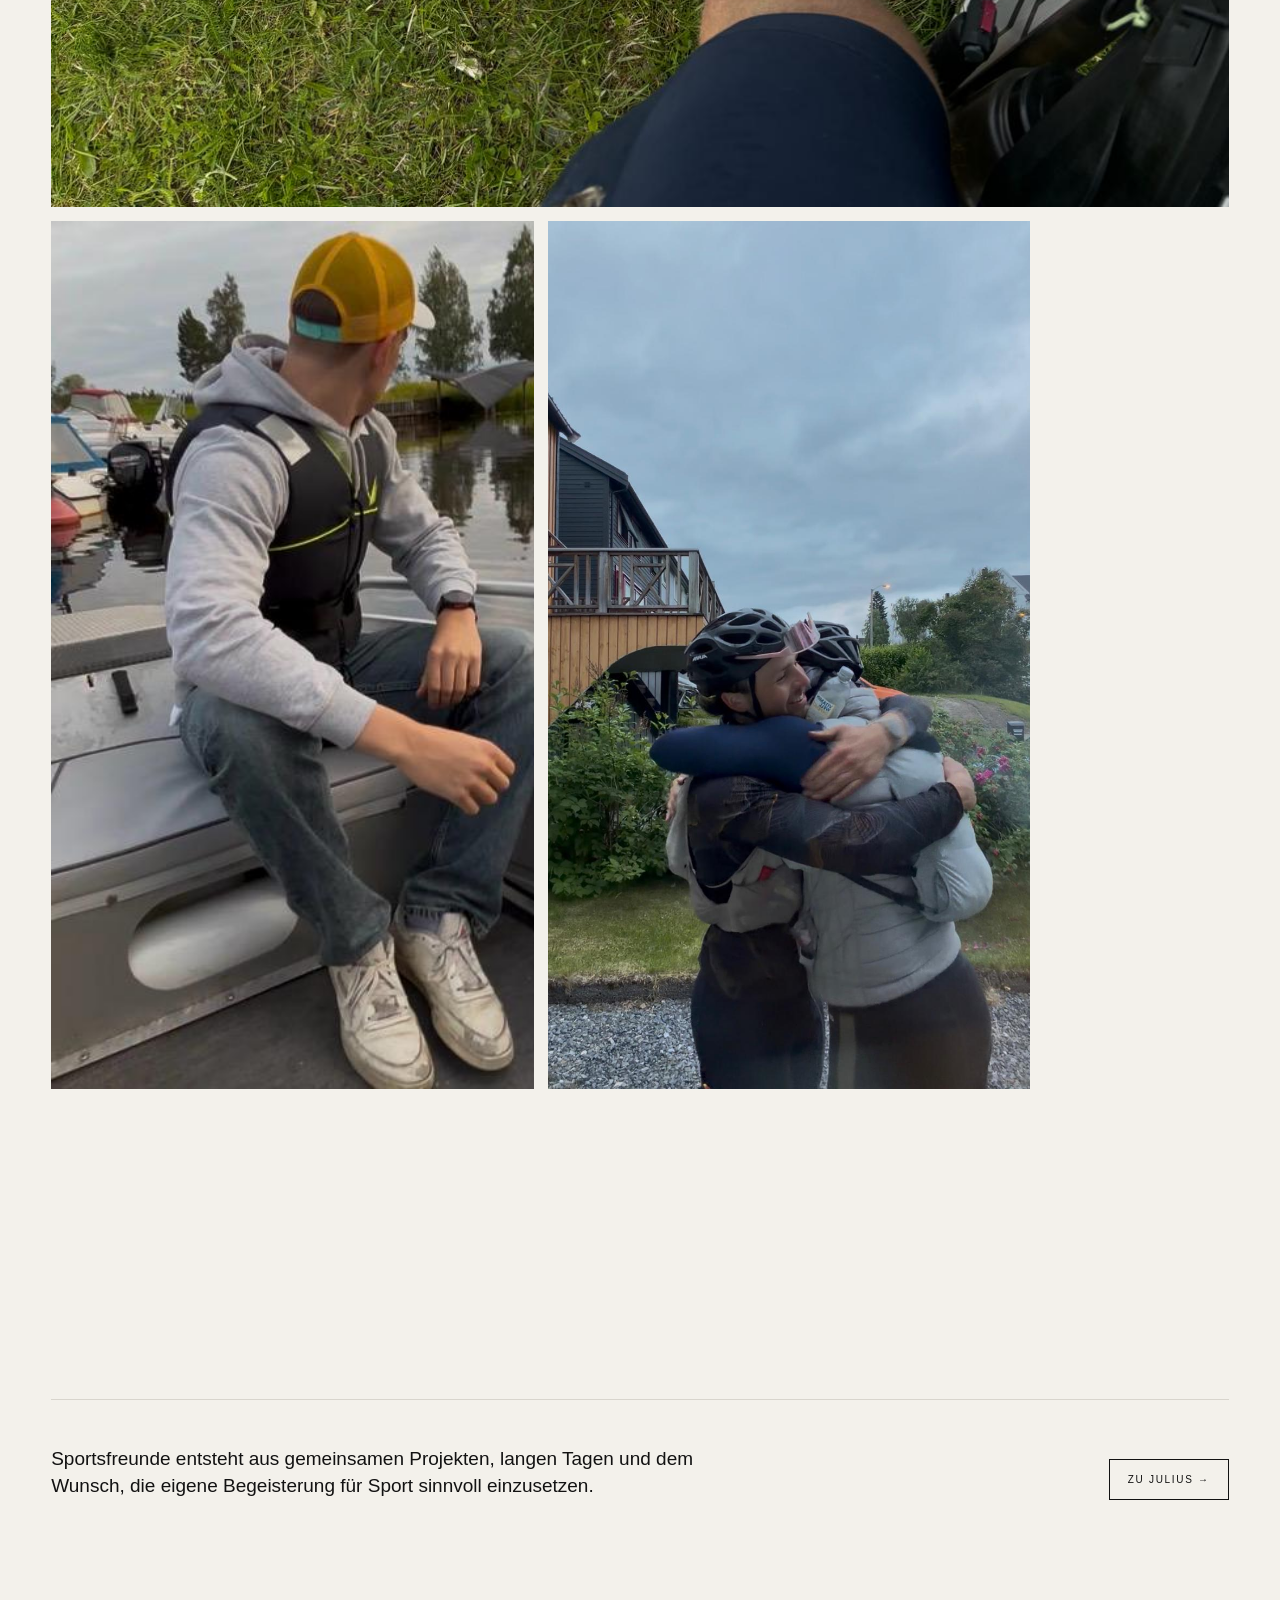
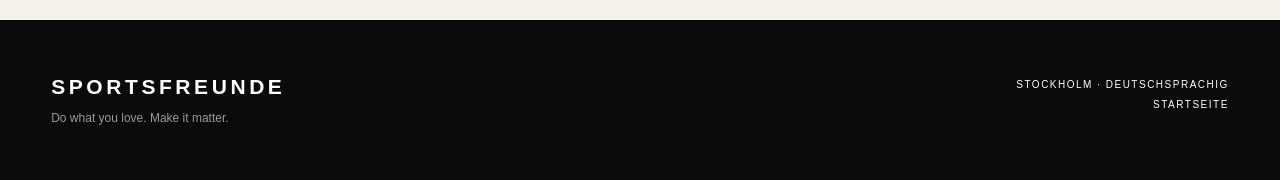
<file: jovan.html>
<!doctype html>
<html lang="de">
<head>
<meta charset="utf-8"><meta name="viewport" content="width=device-width,initial-scale=1">
<title>Jovan — Sportsfreunde</title><meta name="description" content="Jovan von Sportsfreunde.jj: Ausdauer, Entwicklung und die Liebe zum langen Weg.">
<link rel="stylesheet" href="profile.css">
</head>
<body>
<nav class="site-nav"><a class="brand" href="index.html">SPORTSFREUNDE <small>JJ</small></a><div class="nav-links"><a href="index.html#people">Die Freunde</a><a href="partners.html">Partner</a><a href="index.html#contact">Kontakt</a></div></nav>
<main>
<section class="profile-hero"><div class="hero-copy"><div><div class="kicker">Die Freunde / 01</div><h1 class="hero-name">JOVAN</h1><p class="hero-intro">Für Jovan wurde Sport zum Weg, sich selbst neu kennenzulernen – und ihn immer weiterzugehen.</p></div><div class="profile-meta"><div>Alter<span>18</span></div><div>Base<span>Stockholm</span></div><div>Sprache<span>Deutsch</span></div></div></div><div class="hero-photo"><img src="assets/jovan-portrait.jpeg" alt="Jovan nach einer sportlichen Herausforderung"></div></section>
<section class="section"><div class="section-head"><div class="section-number">01 / Der Weg</div><div class="section-number">Ausdauer · Entwicklung · Neugier</div></div><div class="story"><h2>Nicht immer<br>selbstverständlich.</h2><div class="story-copy"><p>Sport war für Jovan nicht immer selbstverständlich. Nach einer Zeit, in der Gewicht, Selbstbild und mentale Belastung viel Raum einnahmen, wurde Bewegung ein neuer Anfang.</p><p>Heute sind lange Strecken sein Element: Ultracycling, Ultralaufen und die Momente, in denen der Körper müde wird und der Kopf trotzdem weiter will. Nicht als Flucht, sondern als Erinnerung daran, was möglich wird, wenn man dranbleibt.</p></div></div></section>
<section class="section statement"><div class="section-head"><div class="section-number">02 / Antrieb</div><div class="section-number">SPORTSFREUNDE JJ</div></div><div class="statement-grid"><h2>Der lange Weg<br>ist für Jovan<br>der <em>Punkt.</em></h2><p class="statement-copy">Ob auf dem Rad oder zu Fuß: Es geht um die kleinen Entscheidungen auf dem Weg. Noch eine Kurve. Noch ein Kilometer. Noch ein Versuch.</p></div></section>
<section class="section"><div class="section-head"><div class="section-number">03 / Momente</div><div class="section-number">Unterwegs</div></div><div class="gallery"><figure><img src="assets/jovan-ultra.jpeg" alt="Jovan beim Ultralauf" loading="lazy"><figcaption>Unterwegs</figcaption></figure><figure><img src="assets/jovan-cycling.jpeg" alt="Jovan beim Radfahren durch einen Wald" loading="lazy"><figcaption>Norway Bikepacking</figcaption></figure><figure class="wide"><img src="assets/jovan-recovery.jpeg" alt="Jovan bei einer Pause während einer Radtour" loading="lazy"><figcaption>Pause gehört dazu</figcaption></figure><figure><img src="assets/jovan-boat.jpeg" alt="Jovan auf einem Boot" loading="lazy"><figcaption>Dazwischen</figcaption></figure><figure><img src="assets/shared-finish.jpeg" alt="Jovan und Julius nach einer gemeinsamen Herausforderung" loading="lazy"><figcaption>Gemeinsam angekommen</figcaption></figure></div></section>
<section class="section"><div class="callout"><p>Sportsfreunde entsteht aus gemeinsamen Projekten, langen Tagen und dem Wunsch, die eigene Begeisterung für Sport sinnvoll einzusetzen.</p><a class="button" href="julius.html">Zu Julius →</a></div></section>
</main>
<footer class="footer"><div><div class="footer-brand">SPORTSFREUNDE</div><p>Do what you love. Make it matter.</p></div><div class="footer-right">Stockholm · Deutschsprachig<br><a href="index.html">Startseite</a></div></footer>
</body>
</html>
</file>
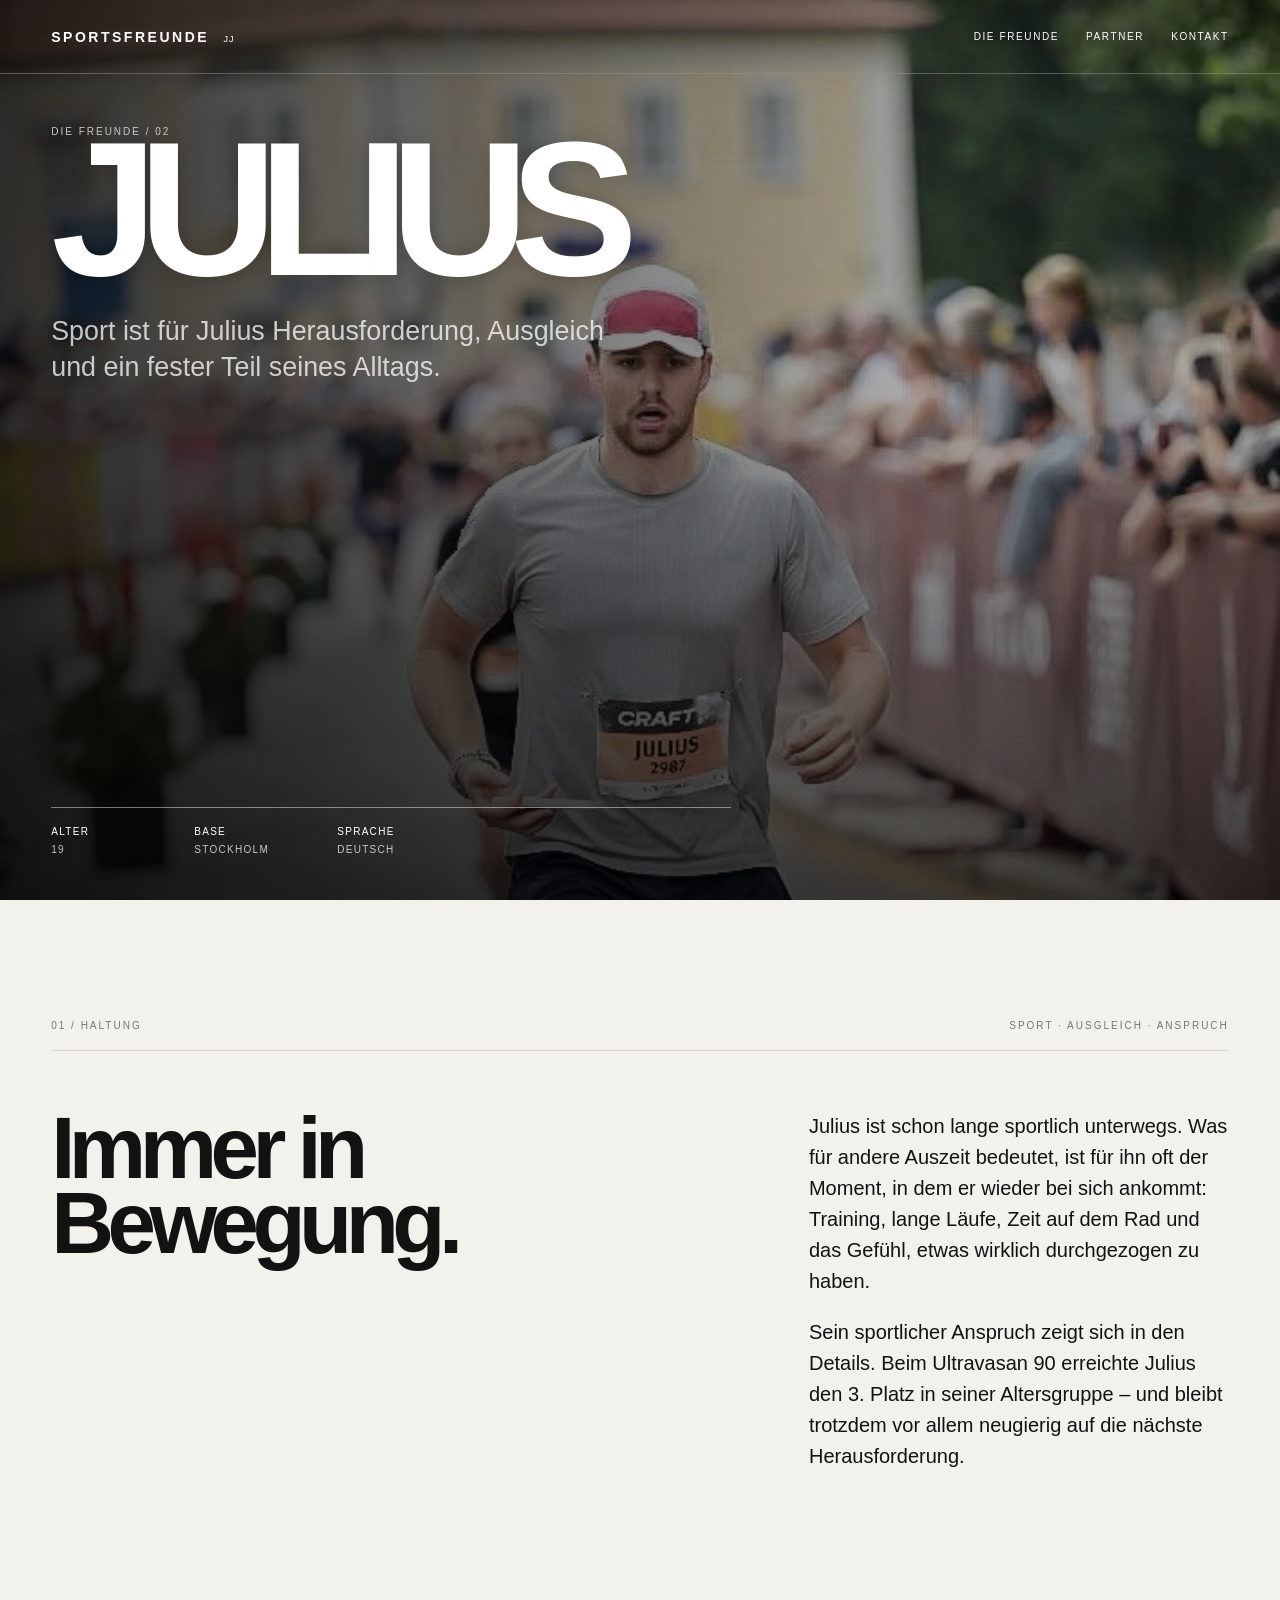
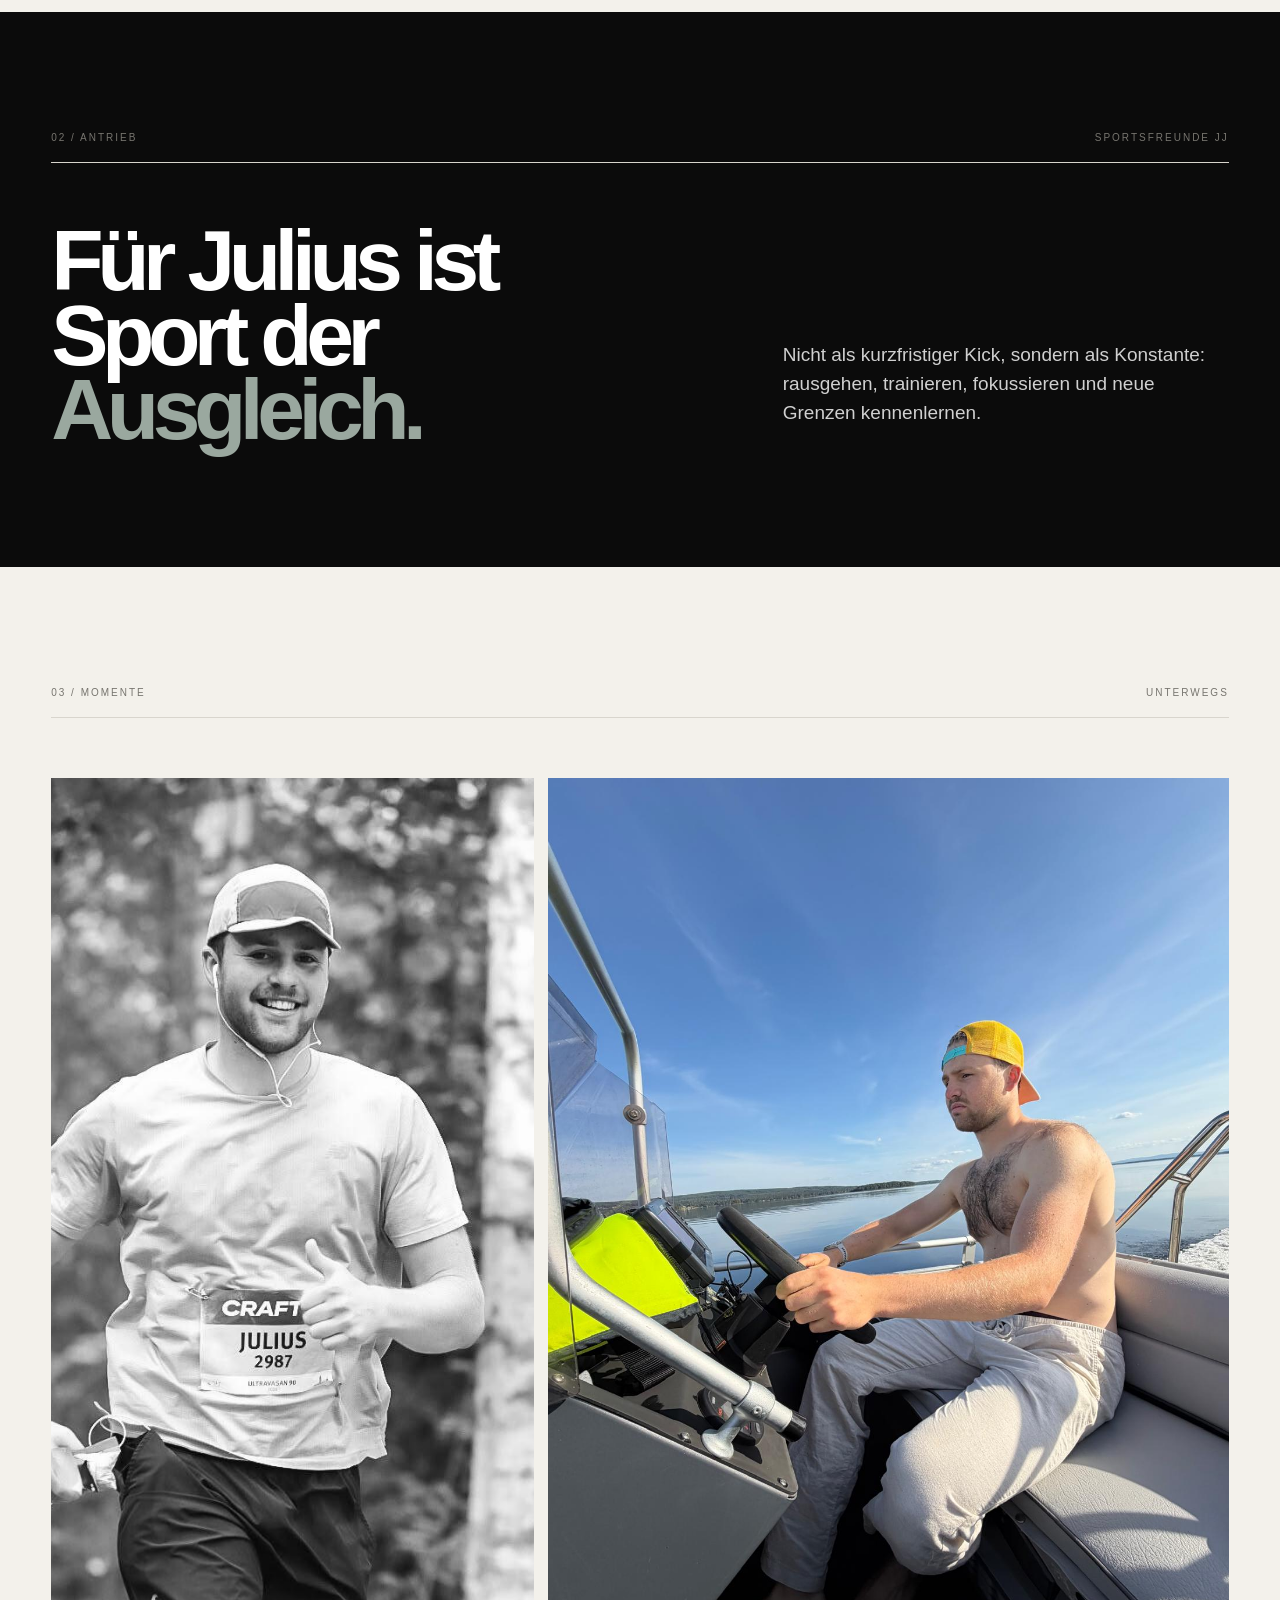
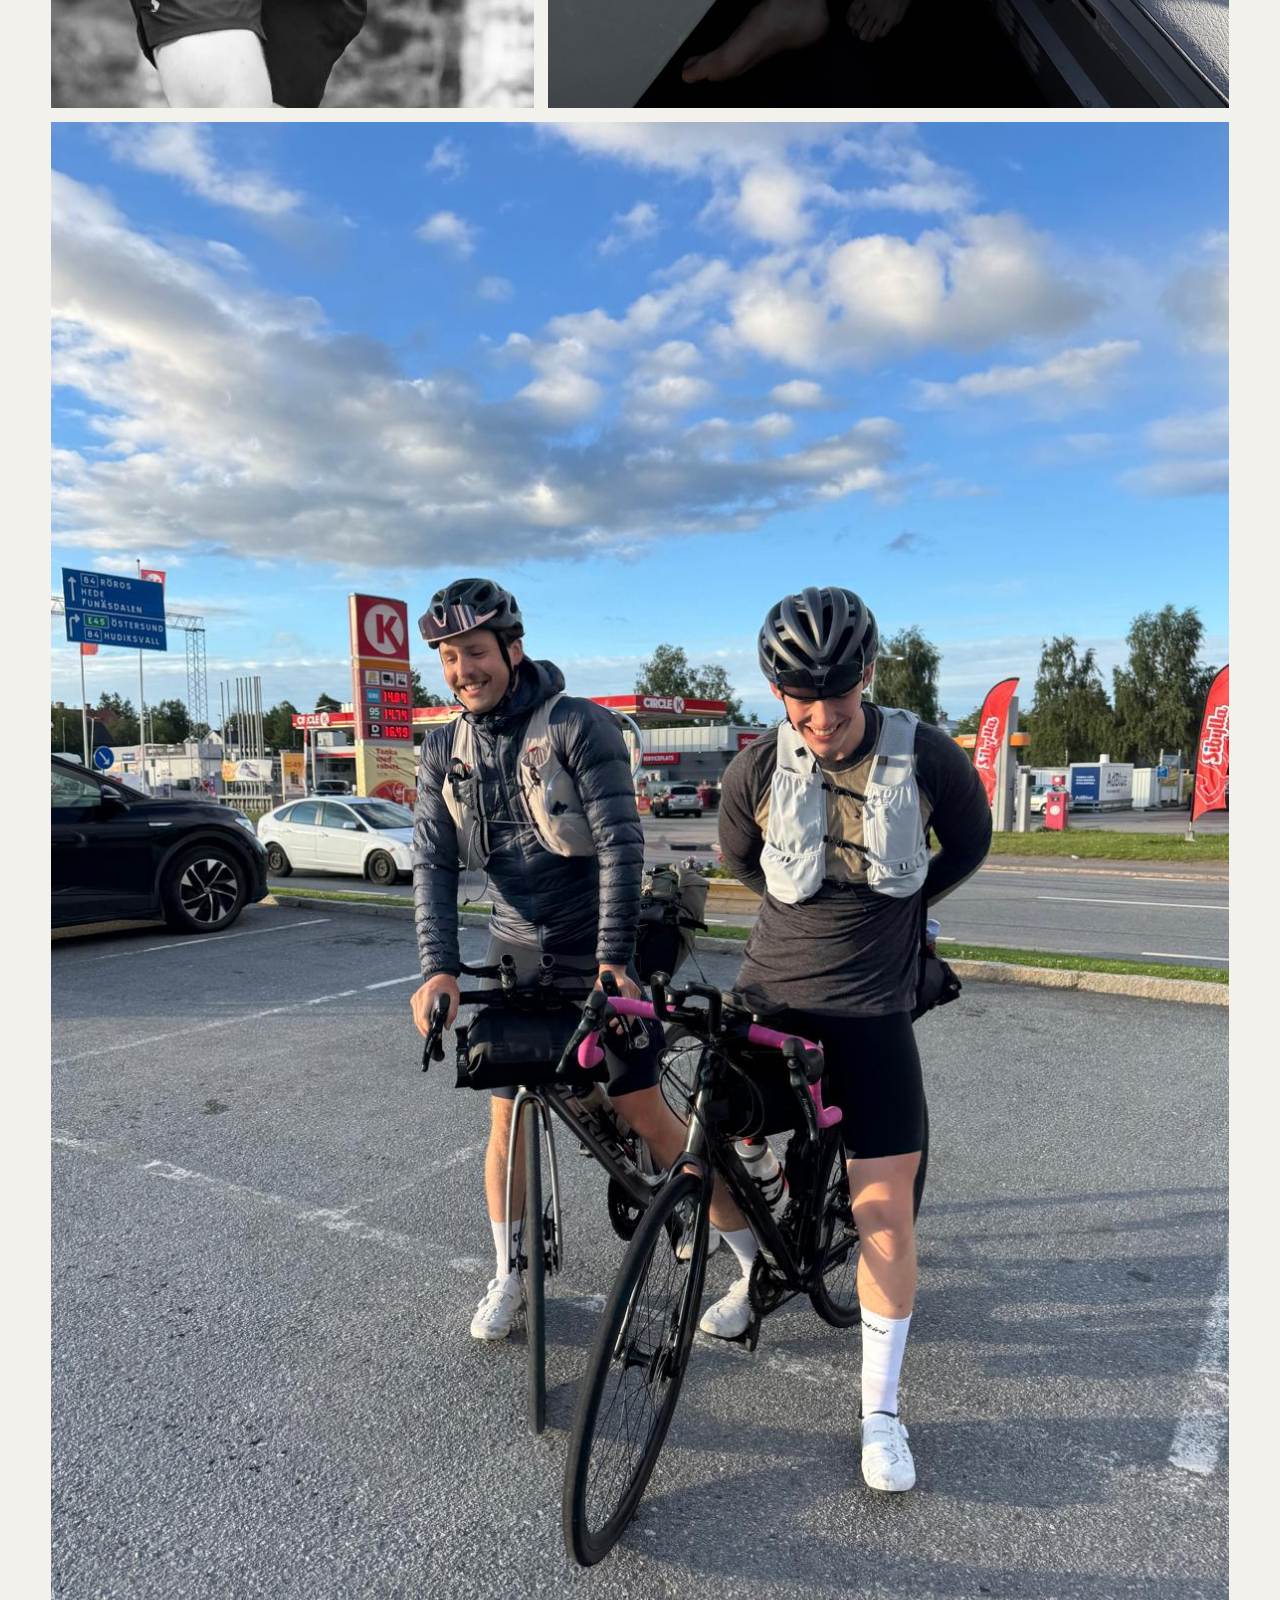
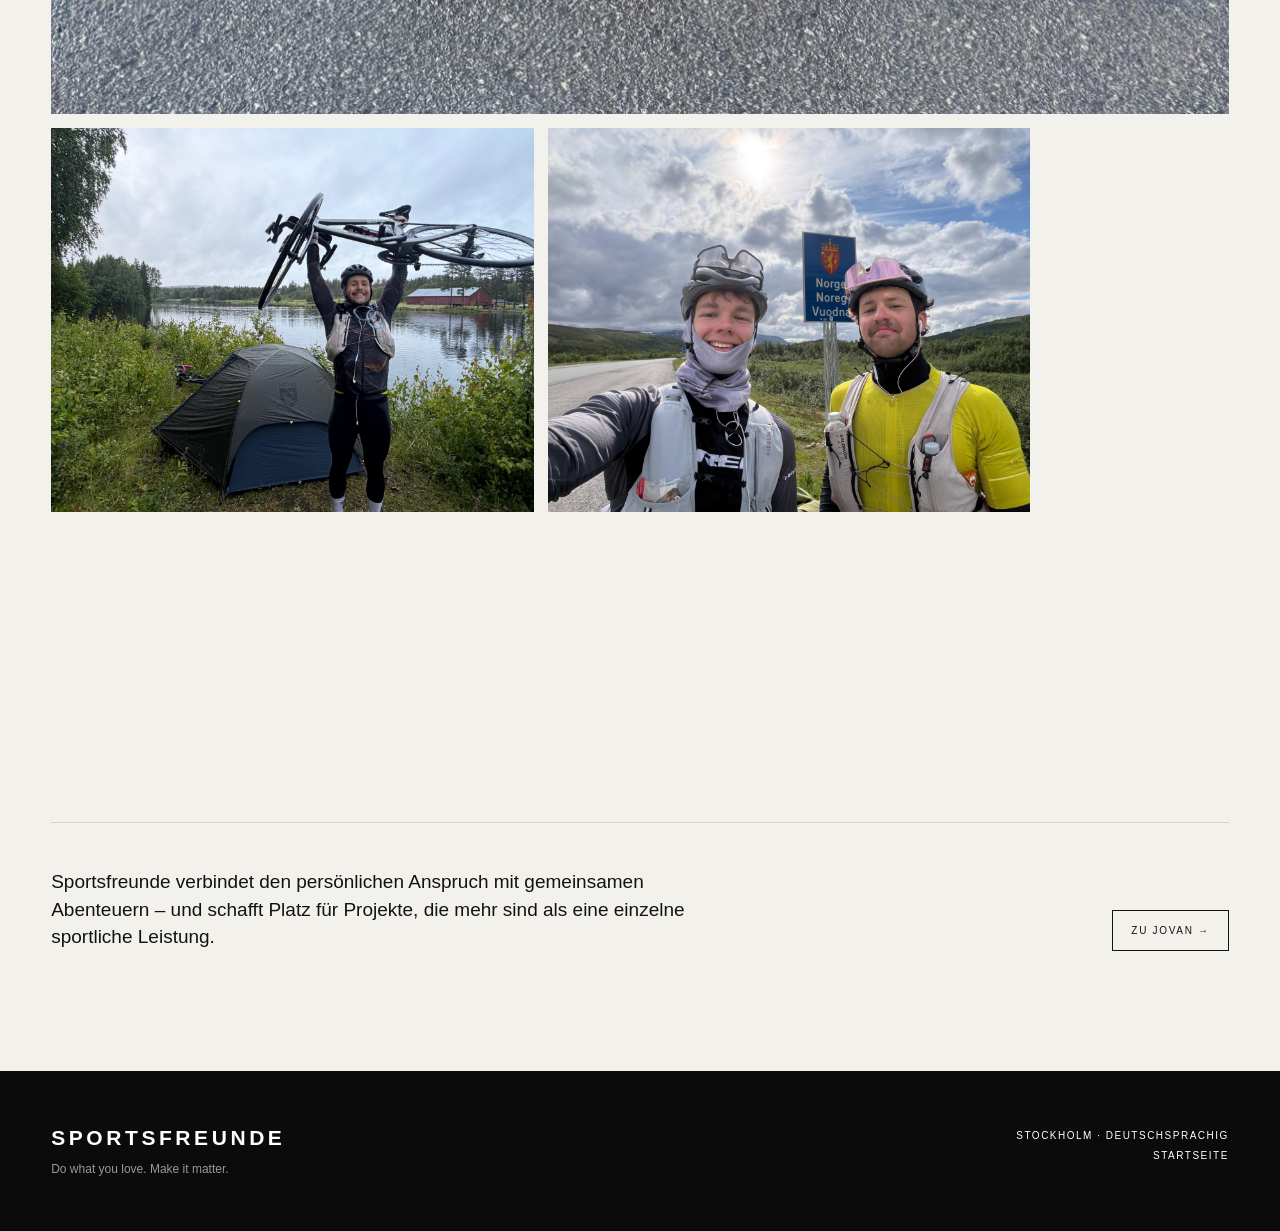
<file: julius.html>
<!doctype html>
<html lang="de">
<head>
<meta charset="utf-8"><meta name="viewport" content="width=device-width,initial-scale=1">
<title>Julius — Sportsfreunde</title><meta name="description" content="Julius von Sportsfreunde.jj: Ausdauer, Herausforderung und Sport als Ausgleich.">
<link rel="stylesheet" href="profile.css">
</head>
<body>
<nav class="site-nav"><a class="brand" href="index.html">SPORTSFREUNDE <small>JJ</small></a><div class="nav-links"><a href="index.html#people">Die Freunde</a><a href="partners.html">Partner</a><a href="index.html#contact">Kontakt</a></div></nav>
<main>
<section class="profile-hero"><div class="hero-copy"><div><div class="kicker">Die Freunde / 02</div><h1 class="hero-name">JULIUS</h1><p class="hero-intro">Sport ist für Julius Herausforderung, Ausgleich und ein fester Teil seines Alltags.</p></div><div class="profile-meta"><div>Alter<span>19</span></div><div>Base<span>Stockholm</span></div><div>Sprache<span>Deutsch</span></div></div></div><div class="hero-photo julius-race-hero"><img src="assets/julius-ultravasan-finish.jpg" alt="Julius beim Ultravasan vor Zuschauern" loading="eager"></div></section>
<section class="section"><div class="section-head"><div class="section-number">01 / Haltung</div><div class="section-number">Sport · Ausgleich · Anspruch</div></div><div class="story"><h2>Immer in<br>Bewegung.</h2><div class="story-copy"><p>Julius ist schon lange sportlich unterwegs. Was für andere Auszeit bedeutet, ist für ihn oft der Moment, in dem er wieder bei sich ankommt: Training, lange Läufe, Zeit auf dem Rad und das Gefühl, etwas wirklich durchgezogen zu haben.</p><p>Sein sportlicher Anspruch zeigt sich in den Details. Beim Ultravasan 90 erreichte Julius den 3. Platz in seiner Altersgruppe – und bleibt trotzdem vor allem neugierig auf die nächste Herausforderung.</p></div></div></section>
<section class="section statement"><div class="section-head"><div class="section-number">02 / Antrieb</div><div class="section-number">SPORTSFREUNDE JJ</div></div><div class="statement-grid"><h2>Für Julius ist<br>Sport der<br><em>Ausgleich.</em></h2><p class="statement-copy">Nicht als kurzfristiger Kick, sondern als Konstante: rausgehen, trainieren, fokussieren und neue Grenzen kennenlernen.</p></div></section>
<section class="section"><div class="section-head"><div class="section-number">03 / Momente</div><div class="section-number">Unterwegs</div></div><div class="gallery"><figure><img src="assets/julius-ultravasan-portrait.jpg" alt="Julius beim Ultravasan 90" loading="lazy"><figcaption>Ultravasan 90</figcaption></figure><figure><img src="assets/julius-boat.jpeg" alt="Julius auf einem Boot" loading="lazy"><figcaption>Dazwischen</figcaption></figure><figure class="wide"><img src="assets/shared-bikepacking.jpeg" alt="Julius und Jovan mit ihren Fahrrädern" loading="lazy"><figcaption>Vor dem nächsten Kilometer</figcaption></figure><figure><img src="assets/julius-bike-camp.jpeg" alt="Julius mit seinem Fahrrad am Zeltplatz" loading="lazy"><figcaption>Bikepacking</figcaption></figure><figure><img src="assets/shared-norway-border.jpeg" alt="Julius und Jovan an der norwegischen Grenze" loading="lazy"><figcaption>Norway</figcaption></figure></div></section>
<section class="section"><div class="callout"><p>Sportsfreunde verbindet den persönlichen Anspruch mit gemeinsamen Abenteuern – und schafft Platz für Projekte, die mehr sind als eine einzelne sportliche Leistung.</p><a class="button" href="jovan.html">Zu Jovan →</a></div></section>
</main>
<footer class="footer"><div><div class="footer-brand">SPORTSFREUNDE</div><p>Do what you love. Make it matter.</p></div><div class="footer-right">Stockholm · Deutschsprachig<br><a href="index.html">Startseite</a></div></footer>
</body>
</html>
</file>
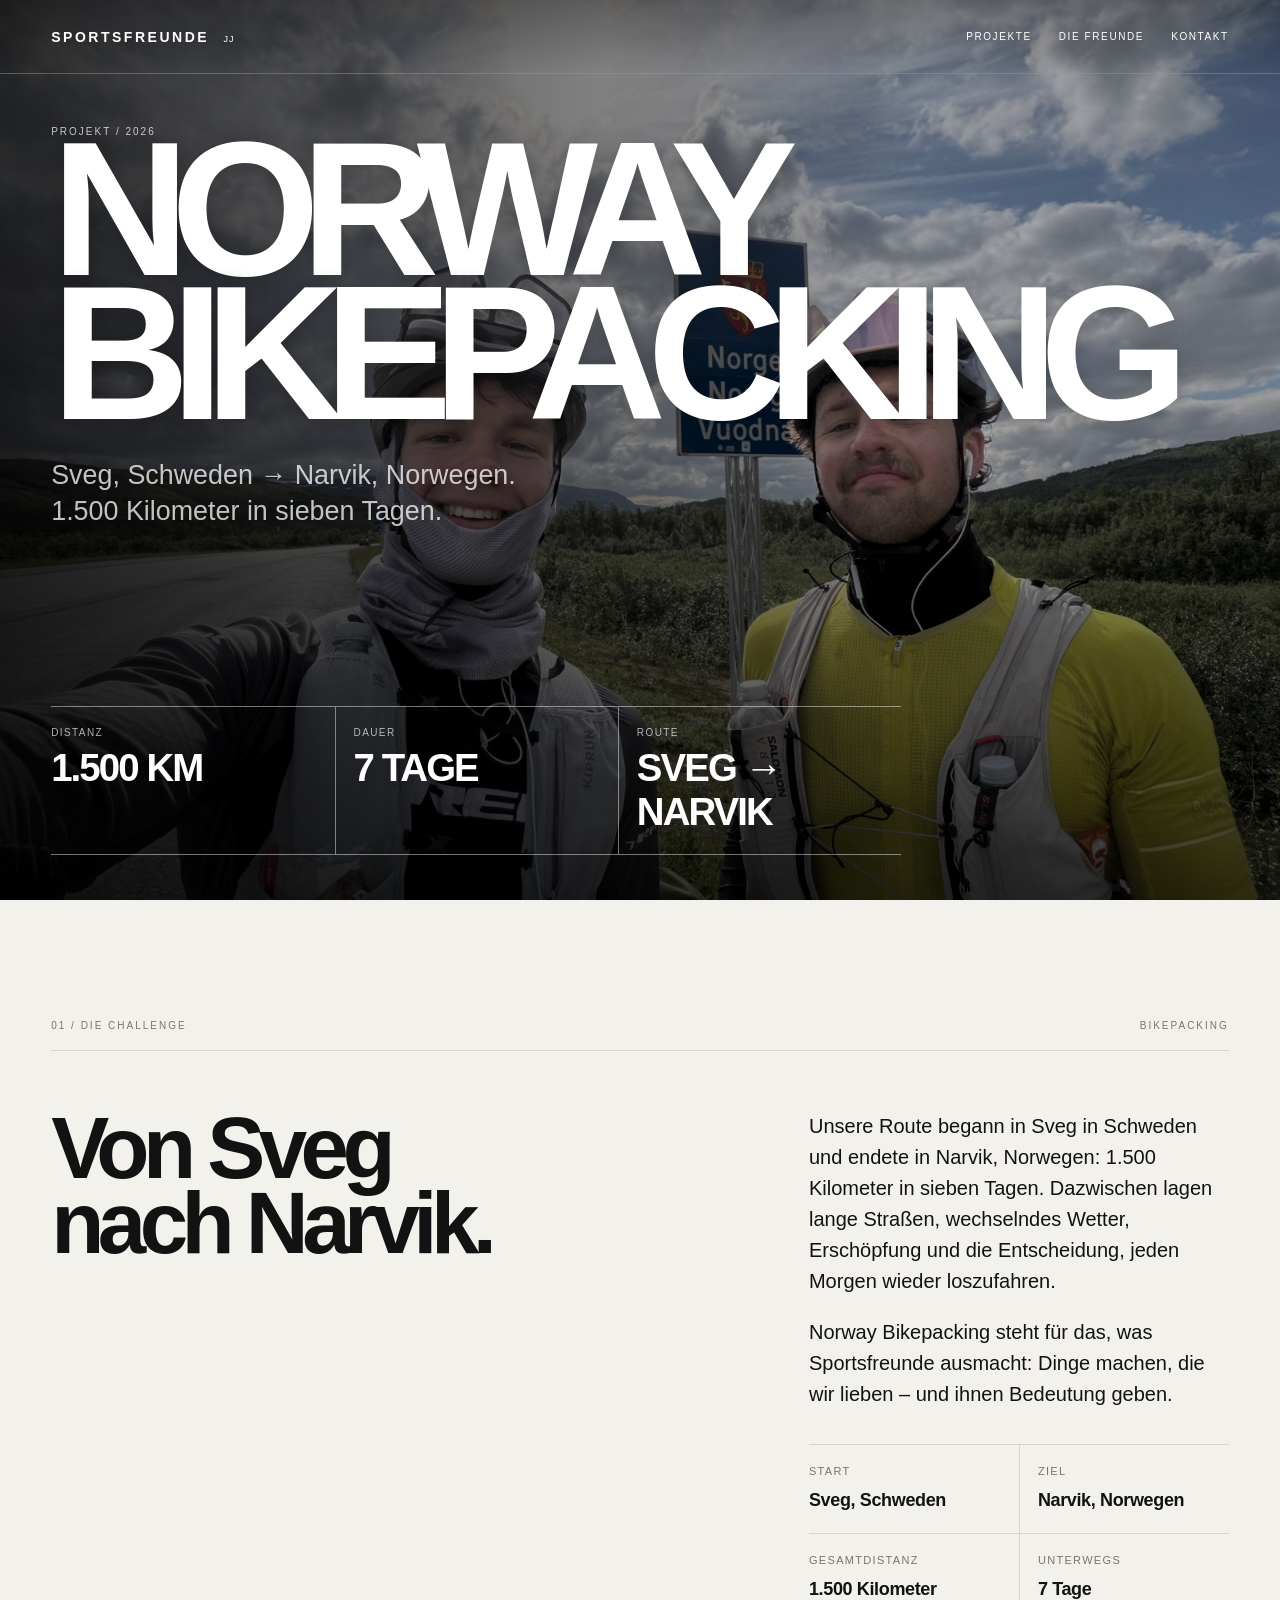
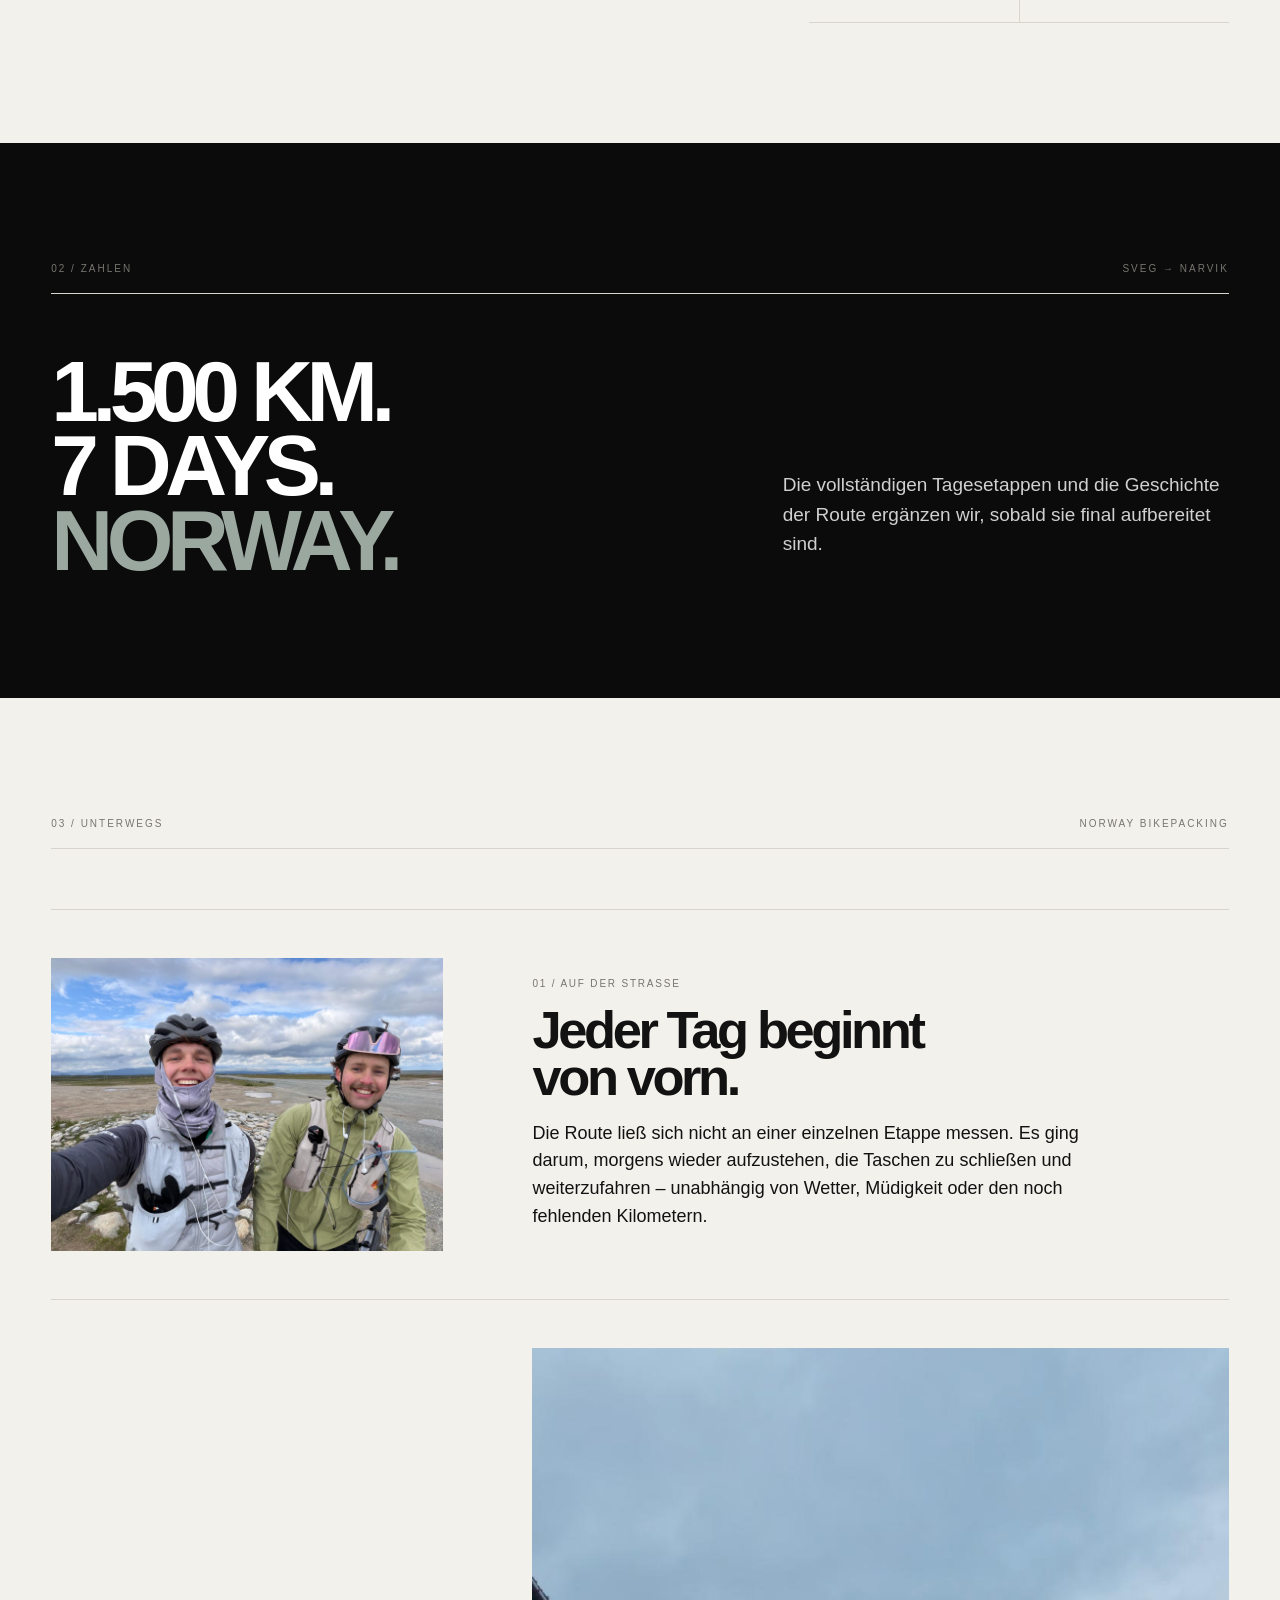
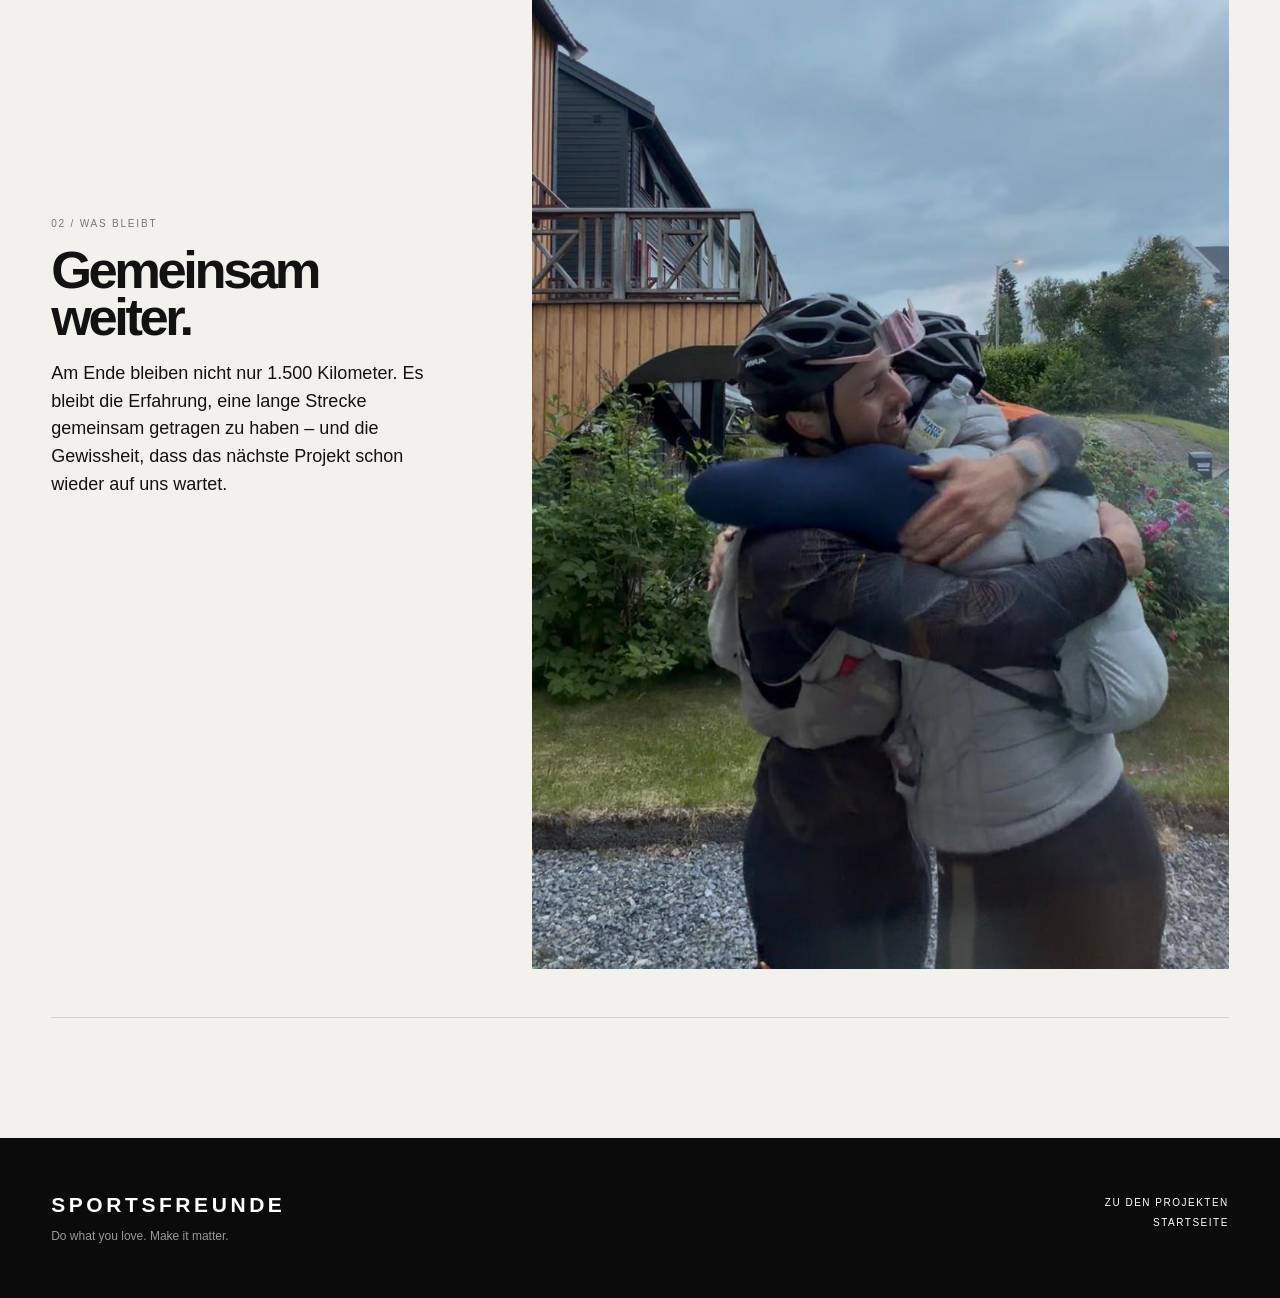
<file: norway-bikepacking.html>
<!doctype html>
<html lang="de">
<head>
<meta charset="utf-8"><meta name="viewport" content="width=device-width,initial-scale=1">
<title>Norway Bikepacking — Sportsfreunde</title><meta name="description" content="1.500 Kilometer Bikepacking in sieben Tagen durch Norwegen.">
<link rel="stylesheet" href="profile.css"><style>.project-facts{display:grid;grid-template-columns:repeat(3,1fr);border-top:1px solid var(--line);border-bottom:1px solid var(--line);margin-top:55px}.project-fact{padding:20px 12px 20px 0;font-size:10px;letter-spacing:.14em;text-transform:uppercase;color:var(--muted)}.project-fact+.project-fact{border-left:1px solid var(--line);padding-left:18px}.project-fact strong{display:block;font-size:clamp(24px,3vw,40px);letter-spacing:-.05em;color:var(--ink);margin-top:8px}.route-list{display:grid;grid-template-columns:repeat(2,1fr);border-top:1px solid var(--line);margin-top:34px}.route-item{padding:18px 16px 18px 0;border-bottom:1px solid var(--line);font-size:11px;letter-spacing:.12em;text-transform:uppercase;color:var(--muted)}.route-item:nth-child(even){padding-left:18px;border-left:1px solid var(--line)}.route-item strong{display:block;color:var(--ink);font-size:18px;letter-spacing:-.02em;margin-top:7px;text-transform:none}@media(max-width:800px){.project-facts{grid-template-columns:1fr}.project-fact+.project-fact{border-left:0;border-top:1px solid var(--line);padding-left:0}.route-list{grid-template-columns:1fr}.route-item:nth-child(even){padding-left:0;border-left:0}}</style>
</head>
<body>
<nav class="site-nav"><a class="brand" href="index.html">SPORTSFREUNDE <small>JJ</small></a><div class="nav-links"><a href="index.html#projects">Projekte</a><a href="index.html#people">Die Freunde</a><a href="index.html#contact">Kontakt</a></div></nav>
<main>
<section class="profile-hero"><div class="hero-copy"><div><div class="kicker">Projekt / 2026</div><h1 class="hero-name">NORWAY<br>BIKEPACKING</h1><p class="hero-intro">Sveg, Schweden → Narvik, Norwegen.<br>1.500 Kilometer in sieben Tagen.</p></div><div class="project-facts"><div class="project-fact">Distanz<strong>1.500 KM</strong></div><div class="project-fact">Dauer<strong>7 TAGE</strong></div><div class="project-fact">Route<strong>SVEG → NARVIK</strong></div></div></div><div class="hero-photo"><img src="assets/shared-norway-border.jpeg" alt="Jovan und Julius während des Norway Bikepacking"></div></section>
<section class="section"><div class="section-head"><div class="section-number">01 / Die Challenge</div><div class="section-number">Bikepacking</div></div><div class="story"><h2>Von Sveg<br>nach Narvik.</h2><div class="story-copy"><p>Unsere Route begann in Sveg in Schweden und endete in Narvik, Norwegen: 1.500 Kilometer in sieben Tagen. Dazwischen lagen lange Straßen, wechselndes Wetter, Erschöpfung und die Entscheidung, jeden Morgen wieder loszufahren.</p><p>Norway Bikepacking steht für das, was Sportsfreunde ausmacht: Dinge machen, die wir lieben – und ihnen Bedeutung geben.</p><div class="route-list"><div class="route-item">Start<strong>Sveg, Schweden</strong></div><div class="route-item">Ziel<strong>Narvik, Norwegen</strong></div><div class="route-item">Gesamtdistanz<strong>1.500 Kilometer</strong></div><div class="route-item">Unterwegs<strong>7 Tage</strong></div></div></div></div></section>
<section class="section statement"><div class="section-head"><div class="section-number">02 / Zahlen</div><div class="section-number">Sveg → Narvik</div></div><div class="statement-grid"><h2>1.500 KM.<br>7 DAYS.<br><em>NORWAY.</em></h2><p class="statement-copy">Die vollständigen Tagesetappen und die Geschichte der Route ergänzen wir, sobald sie final aufbereitet sind.</p></div></section>
<section class="section"><div class="section-head"><div class="section-number">03 / Unterwegs</div><div class="section-number">Norway Bikepacking</div></div><div class="project-journal"><article class="journal-entry"><figure><img src="assets/shared-norway-road.jpeg" alt="Jovan und Julius unterwegs auf der Route nach Narvik" loading="lazy"></figure><div><div class="journal-label">01 / Auf der Straße</div><h3>Jeder Tag beginnt<br>von vorn.</h3><p>Die Route ließ sich nicht an einer einzelnen Etappe messen. Es ging darum, morgens wieder aufzustehen, die Taschen zu schließen und weiterzufahren – unabhängig von Wetter, Müdigkeit oder den noch fehlenden Kilometern.</p></div></article><article class="journal-entry"><figure><img src="assets/shared-finish.jpeg" alt="Jovan und Julius nach der gemeinsamen Herausforderung" loading="lazy"></figure><div><div class="journal-label">02 / Was bleibt</div><h3>Gemeinsam<br>weiter.</h3><p>Am Ende bleiben nicht nur 1.500 Kilometer. Es bleibt die Erfahrung, eine lange Strecke gemeinsam getragen zu haben – und die Gewissheit, dass das nächste Projekt schon wieder auf uns wartet.</p></div></article></div></section>
</main>
<footer class="footer"><div><div class="footer-brand">SPORTSFREUNDE</div><p>Do what you love. Make it matter.</p></div><div class="footer-right"><a href="index.html#projects">Zu den Projekten</a><br><a href="index.html">Startseite</a></div></footer>
</body>
</html>
</file>
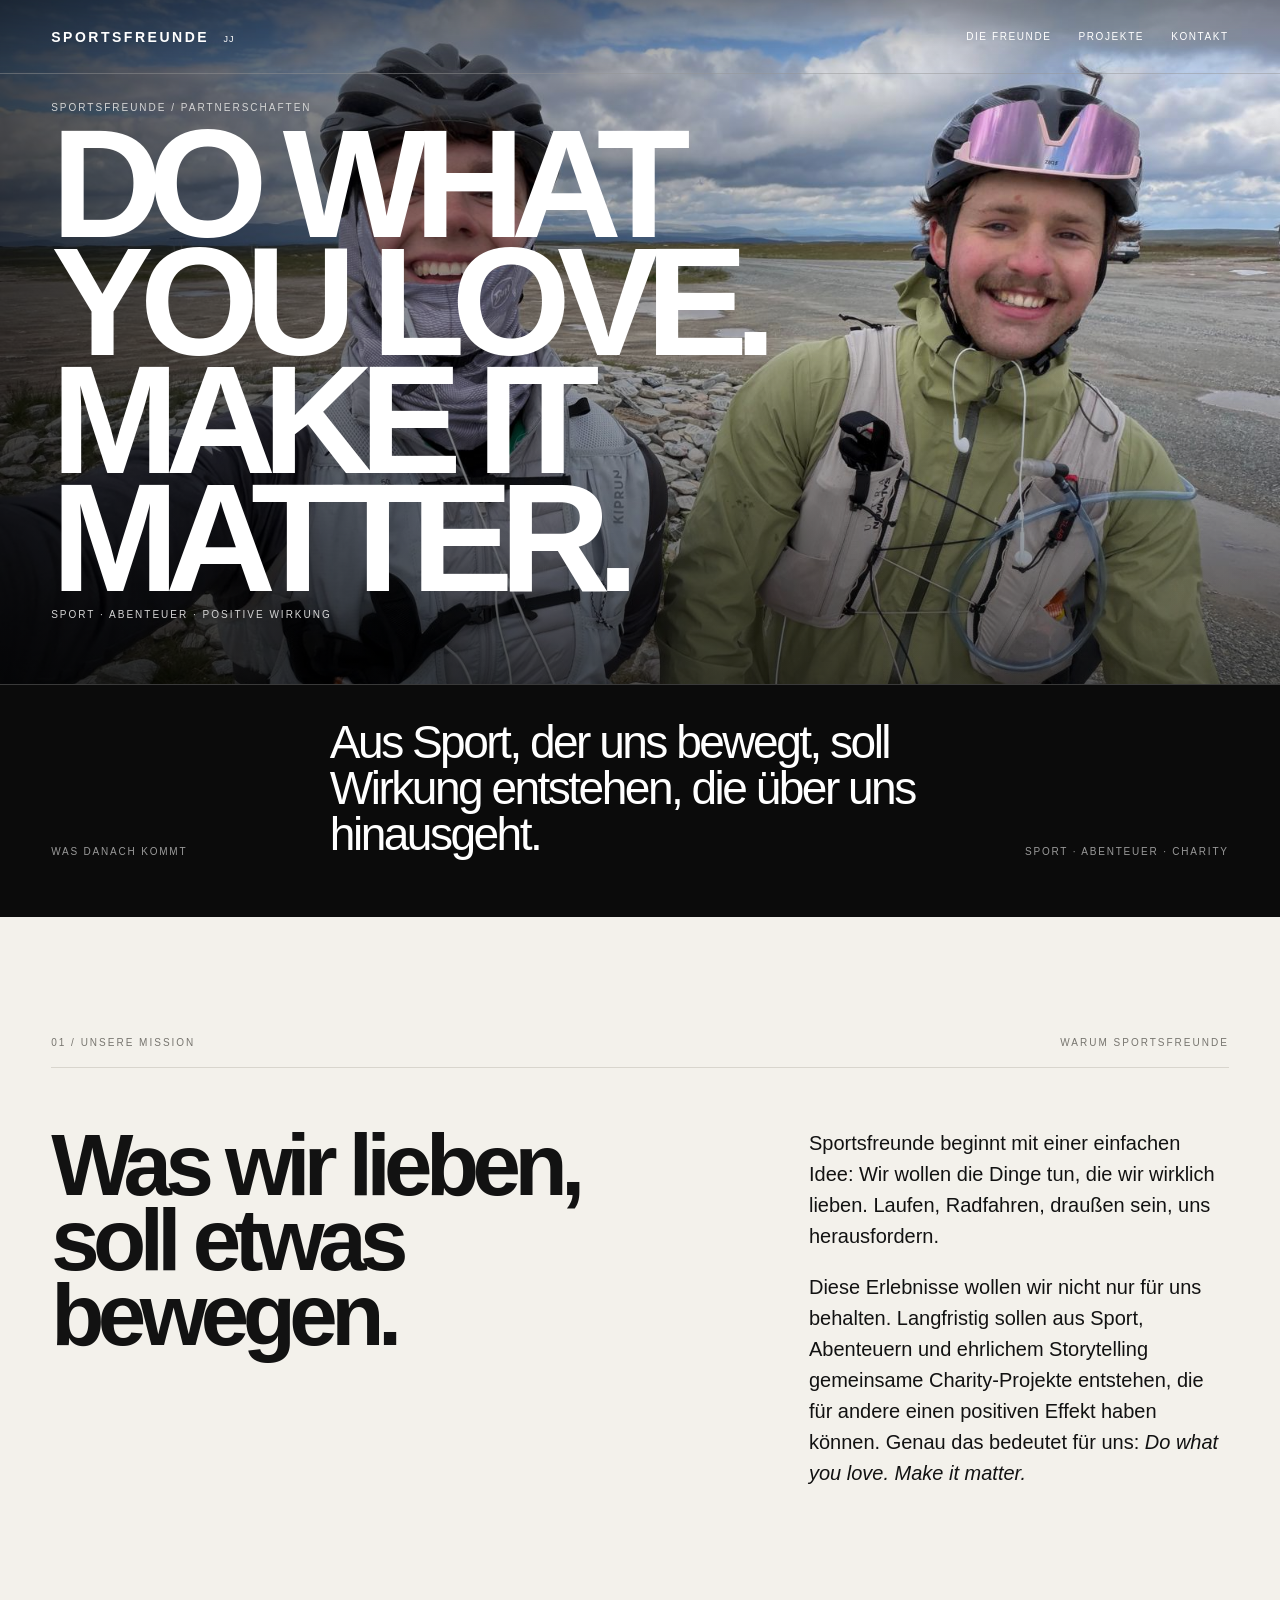
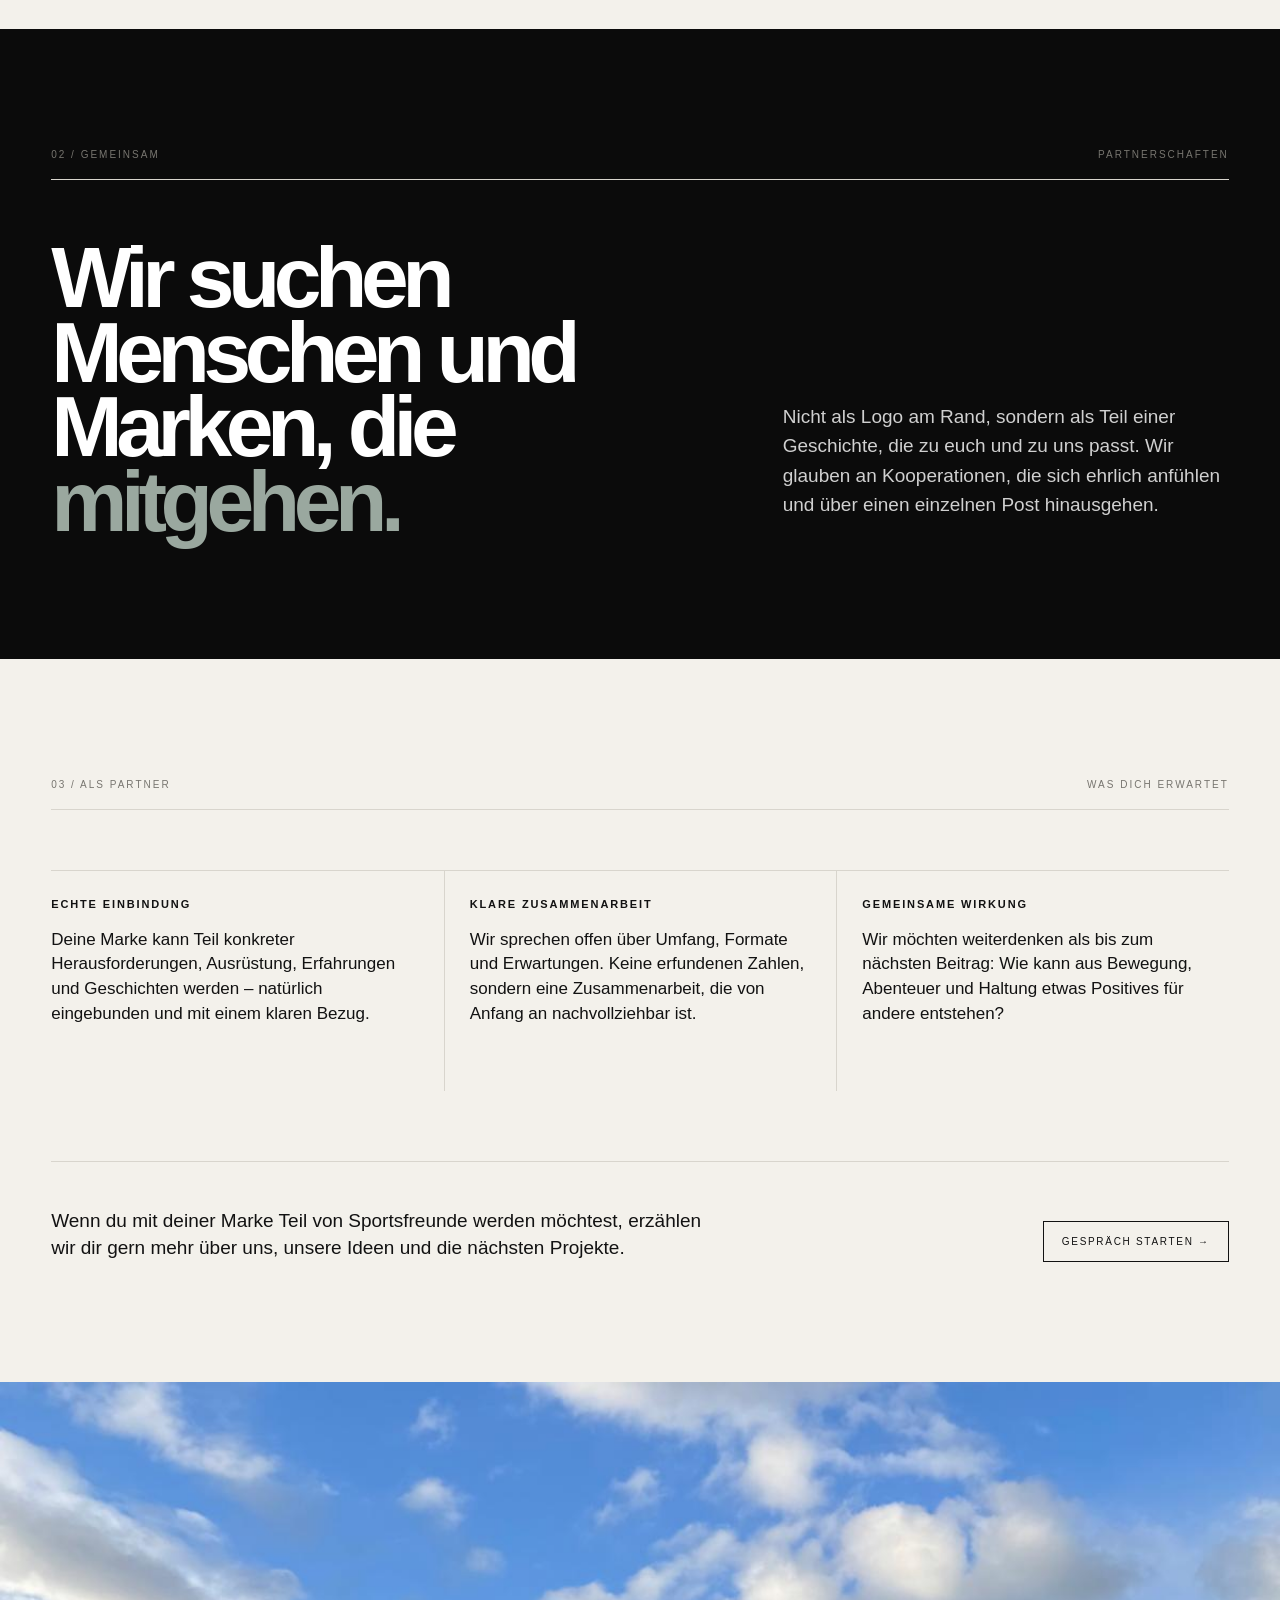
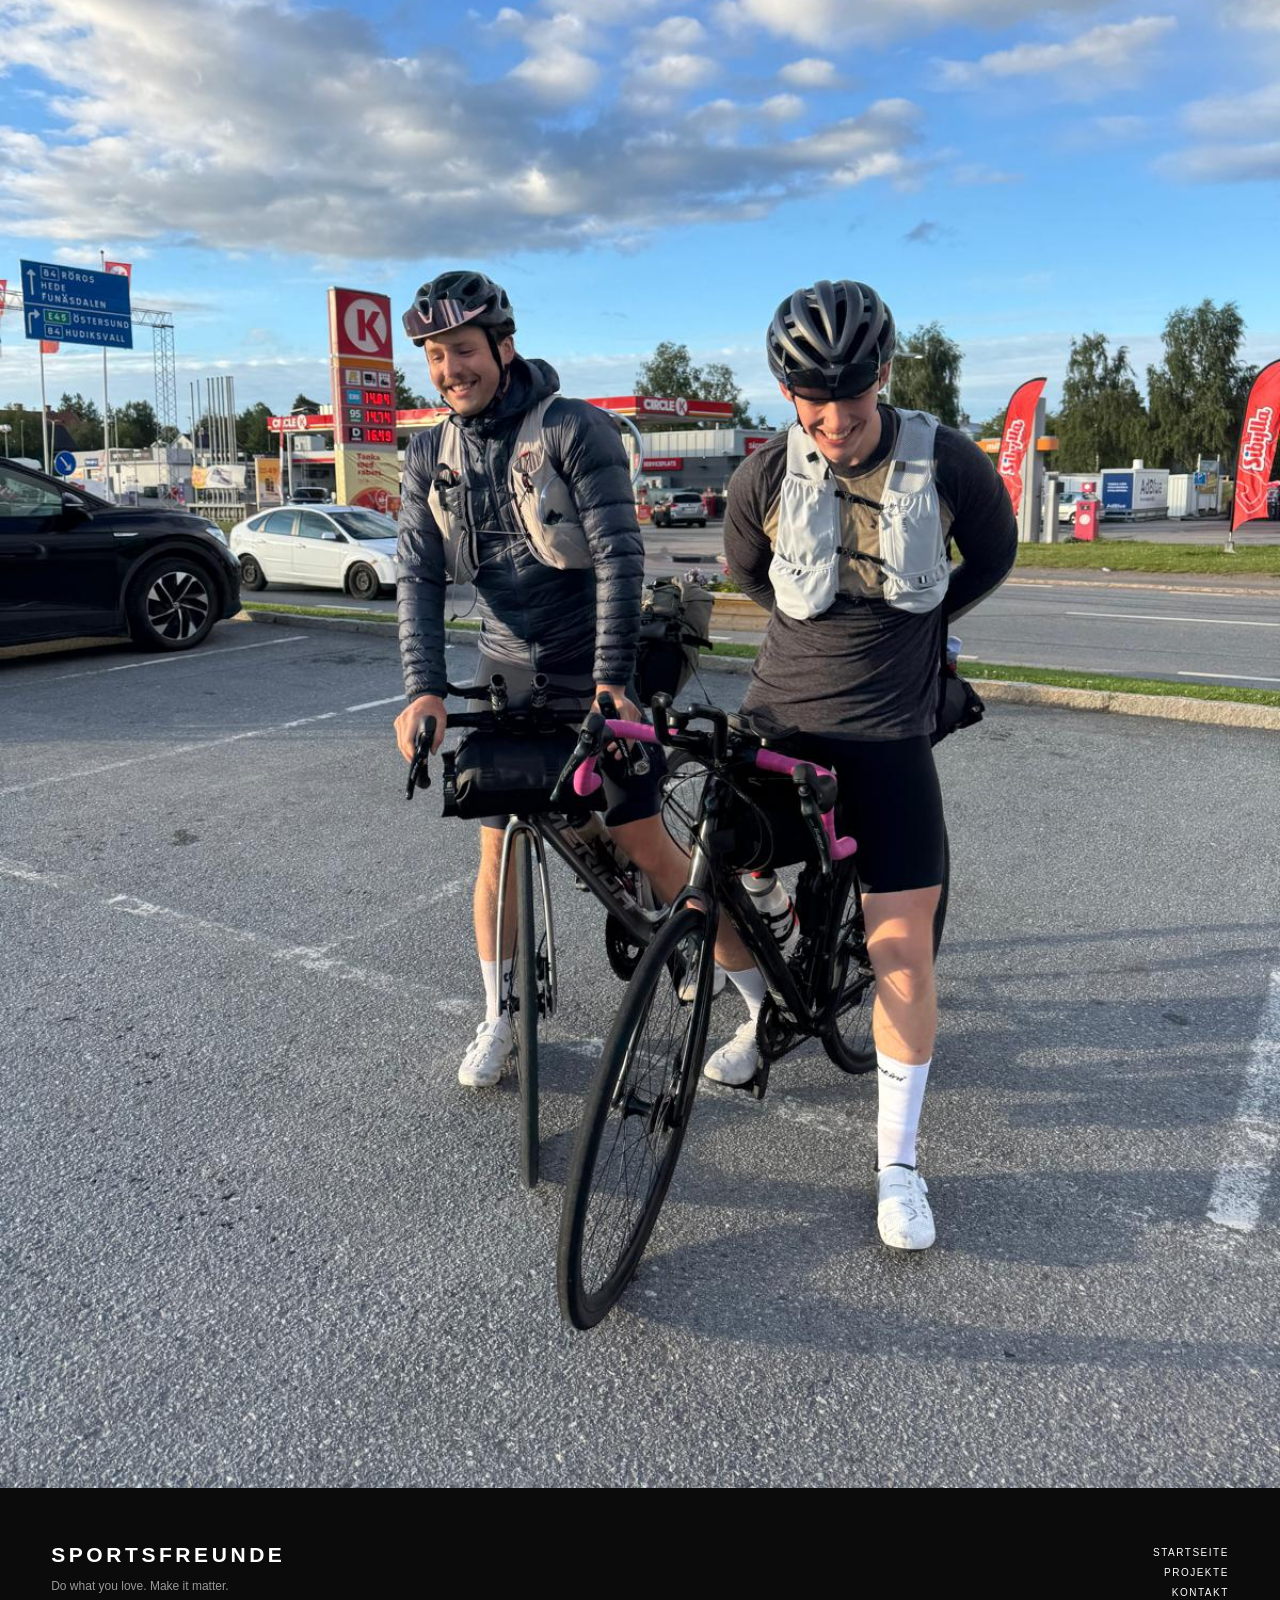
<file: partners.html>
<!doctype html>
<html lang="de">
<head>
<meta charset="utf-8"><meta name="viewport" content="width=device-width,initial-scale=1">
<title>Partner werden — Sportsfreunde</title><meta name="description" content="Werde Teil von Sportsfreunde und unserer Mission: Do what you love. Make it matter.">
<link rel="stylesheet" href="profile.css">
</head>
<body>
<nav class="site-nav"><a class="brand" href="index.html">SPORTSFREUNDE <small>JJ</small></a><div class="nav-links"><a href="index.html#people">Die Freunde</a><a href="index.html#projects">Projekte</a><a href="index.html#contact">Kontakt</a></div></nav>
<main>
<section class="partners-hero"><img src="assets/shared-norway-road.jpeg" alt="Jovan und Julius auf ihrer Bikepacking-Route"><div class="partners-content"><div class="kicker" style="color:#d5d5d5">Sportsfreunde / Partnerschaften</div><h1>DO WHAT<br>YOU LOVE.<br>MAKE IT<br>MATTER.</h1><div class="kicker" style="color:#d5d5d5">Sport · Abenteuer · positive Wirkung</div></div></section>
<section class="partner-bridge"><div class="partner-bridge-label">Was danach kommt</div><p>Aus Sport, der uns bewegt, soll Wirkung entstehen, die über uns hinausgeht.</p><div class="partner-bridge-meta">Sport · Abenteuer · Charity</div></section>
<section class="section"><div class="section-head"><div class="section-number">01 / Unsere Mission</div><div class="section-number">Warum Sportsfreunde</div></div><div class="story"><h2>Was wir lieben,<br>soll etwas<br>bewegen.</h2><div class="story-copy"><p>Sportsfreunde beginnt mit einer einfachen Idee: Wir wollen die Dinge tun, die wir wirklich lieben. Laufen, Radfahren, draußen sein, uns herausfordern.</p><p>Diese Erlebnisse wollen wir nicht nur für uns behalten. Langfristig sollen aus Sport, Abenteuern und ehrlichem Storytelling gemeinsame Charity-Projekte entstehen, die für andere einen positiven Effekt haben können. Genau das bedeutet für uns: <em>Do what you love. Make it matter.</em></p></div></div></section>
<section class="section statement"><div class="section-head"><div class="section-number">02 / Gemeinsam</div><div class="section-number">Partnerschaften</div></div><div class="statement-grid"><h2>Wir suchen<br>Menschen und<br>Marken, die<br><em>mitgehen.</em></h2><p class="statement-copy">Nicht als Logo am Rand, sondern als Teil einer Geschichte, die zu euch und zu uns passt. Wir glauben an Kooperationen, die sich ehrlich anfühlen und über einen einzelnen Post hinausgehen.</p></div></section>
<section class="section"><div class="section-head"><div class="section-number">03 / Als Partner</div><div class="section-number">Was dich erwartet</div></div><div class="partner-grid"><div class="partner-item"><strong>Echte Einbindung</strong><p>Deine Marke kann Teil konkreter Herausforderungen, Ausrüstung, Erfahrungen und Geschichten werden – natürlich eingebunden und mit einem klaren Bezug.</p></div><div class="partner-item"><strong>Klare Zusammenarbeit</strong><p>Wir sprechen offen über Umfang, Formate und Erwartungen. Keine erfundenen Zahlen, sondern eine Zusammenarbeit, die von Anfang an nachvollziehbar ist.</p></div><div class="partner-item"><strong>Gemeinsame Wirkung</strong><p>Wir möchten weiterdenken als bis zum nächsten Beitrag: Wie kann aus Bewegung, Abenteuer und Haltung etwas Positives für andere entstehen?</p></div></div><div class="callout"><p>Wenn du mit deiner Marke Teil von Sportsfreunde werden möchtest, erzählen wir dir gern mehr über uns, unsere Ideen und die nächsten Projekte.</p><a class="button" href="mailto:sportsfreundejj@gmail.com?subject=Partnerschaft%20mit%20Sportsfreunde">Gespräch starten →</a></div></section>
<section class="partner-photo"><img src="assets/shared-bikepacking.jpeg" alt="Jovan und Julius mit ihren Fahrrädern unterwegs" loading="lazy"></section>
</main>
<footer class="footer"><div><div class="footer-brand">SPORTSFREUNDE</div><p>Do what you love. Make it matter.</p></div><div class="footer-right"><a href="index.html">Startseite</a><br><a href="index.html#projects">Projekte</a><br><a href="mailto:sportsfreundejj@gmail.com">Kontakt</a></div></footer>
</body>
</html>
</file>
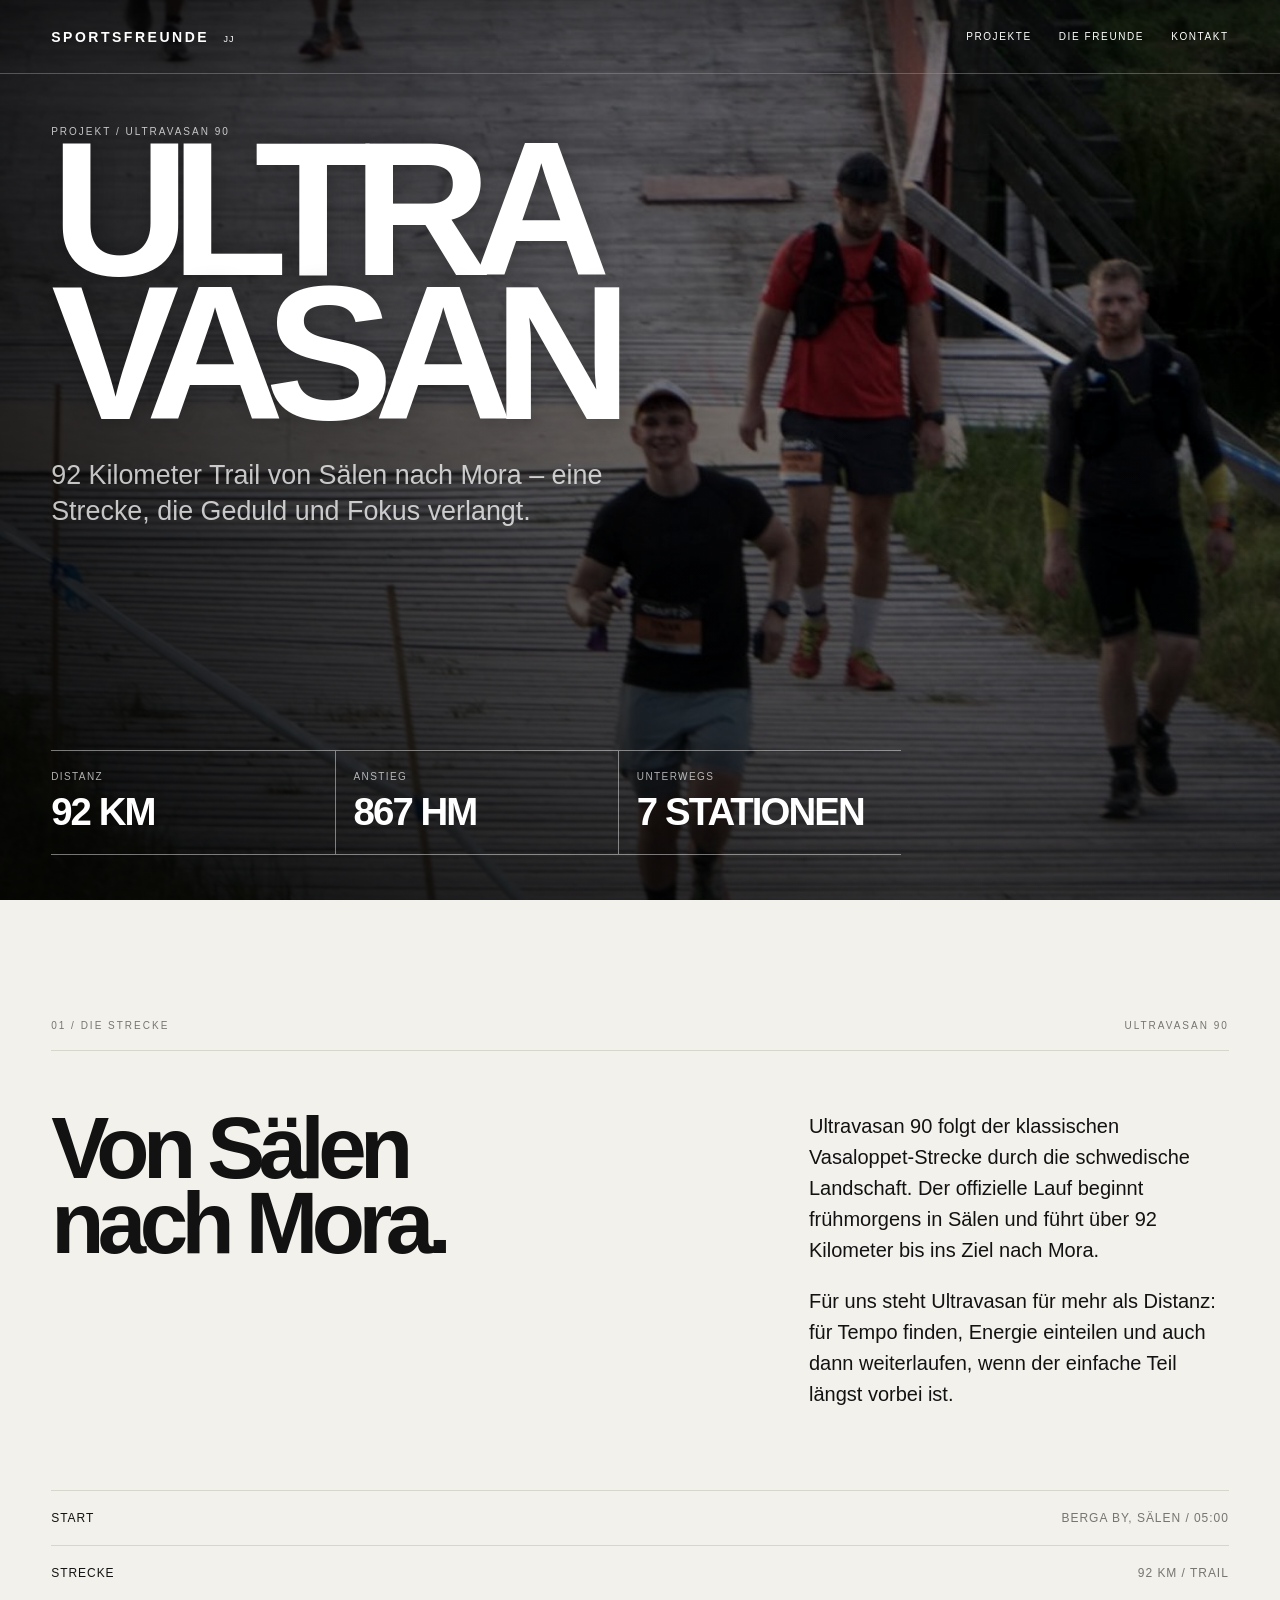
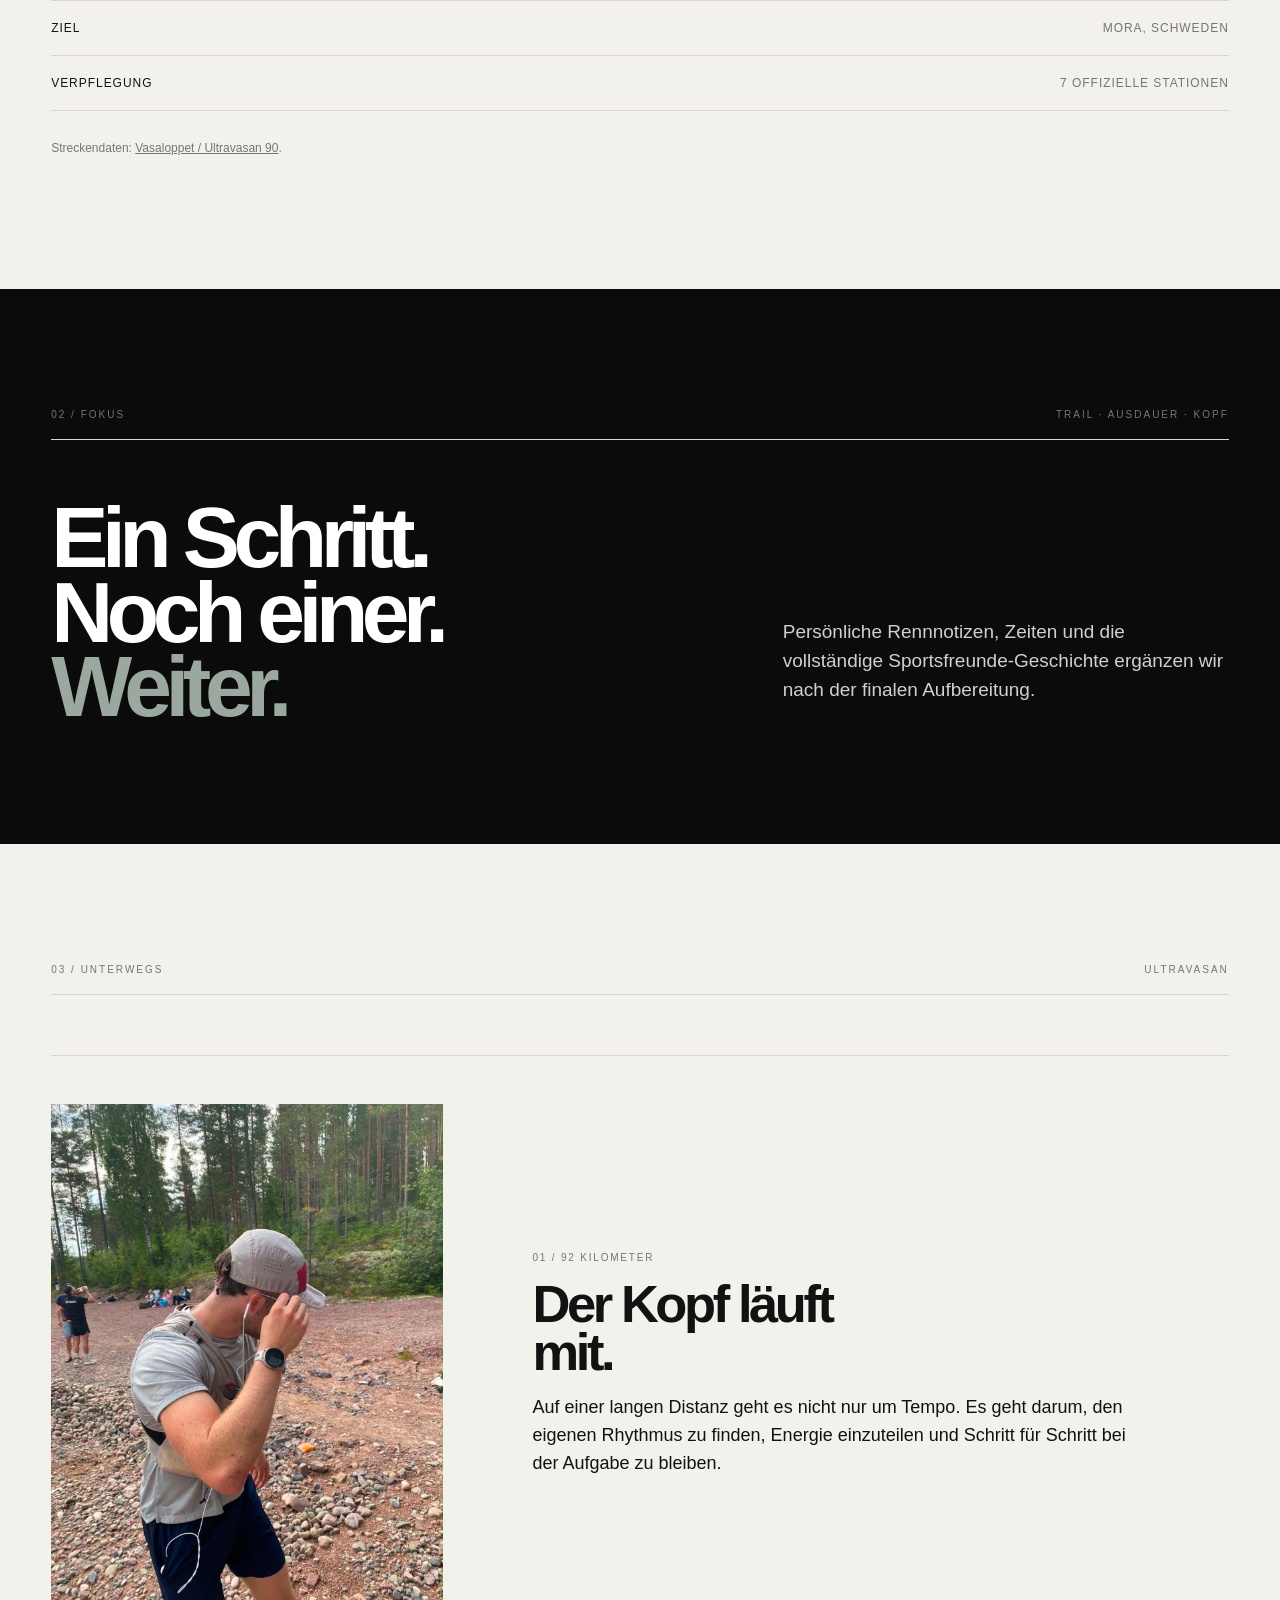
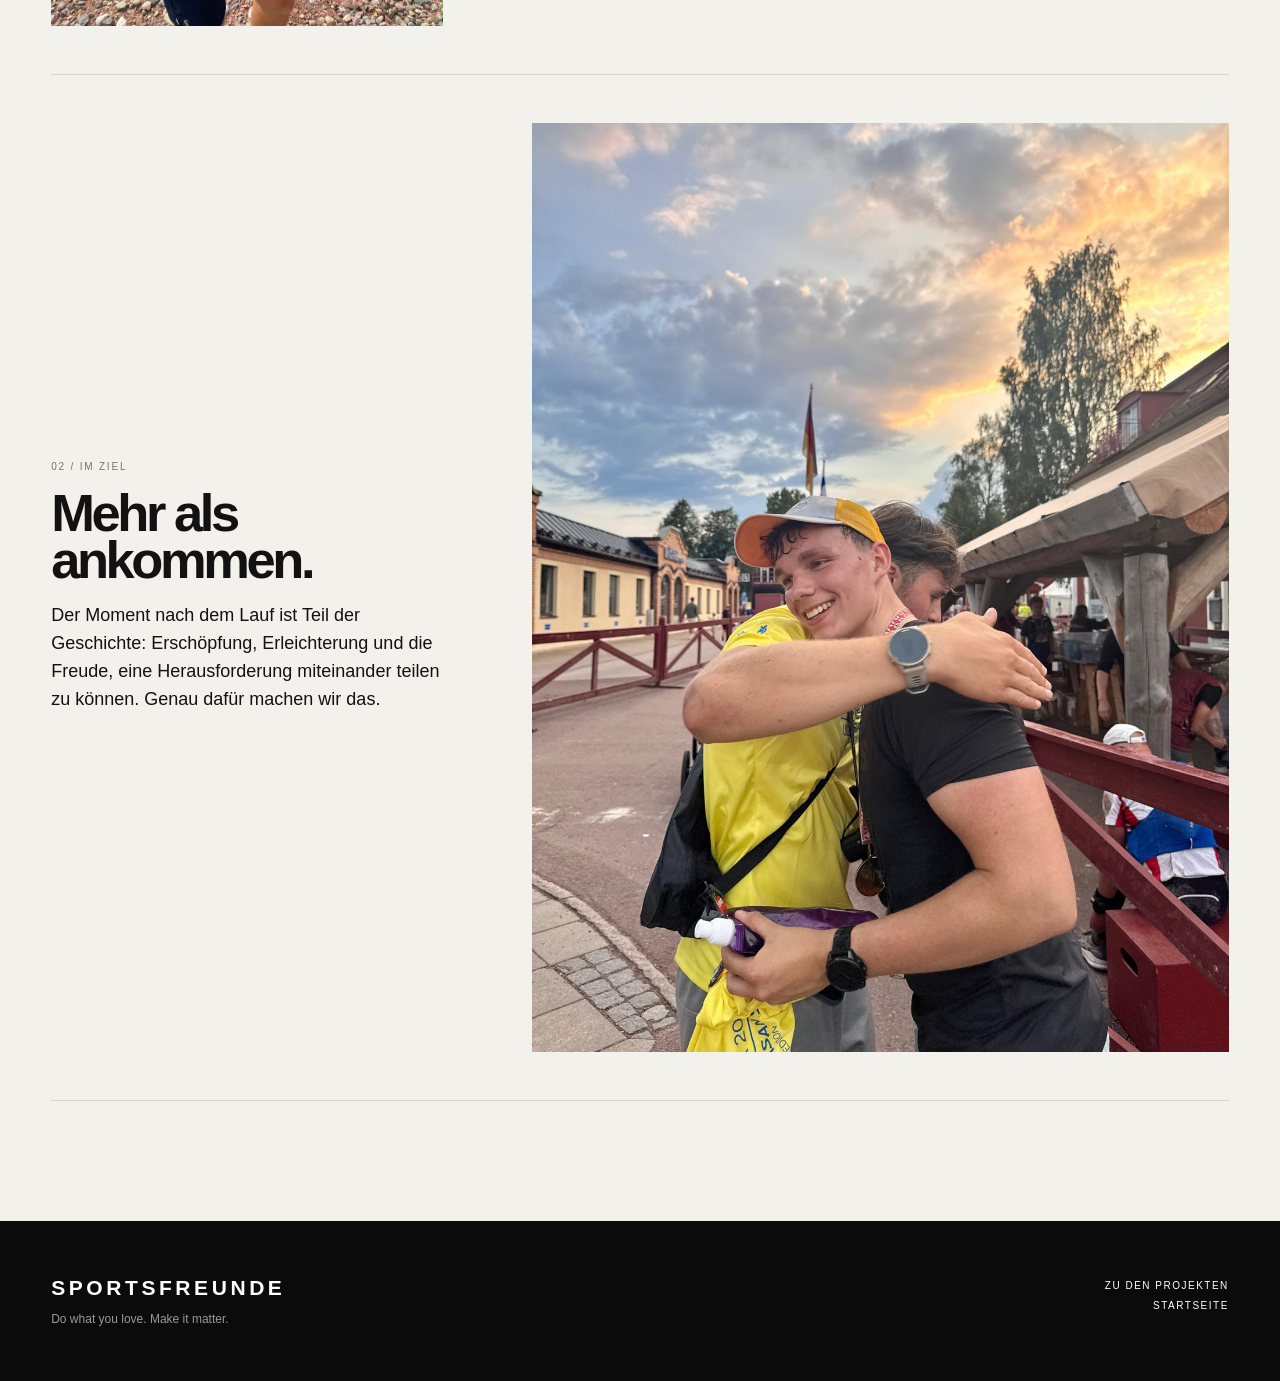
<file: ultravasan.html>
<!doctype html>
<html lang="de">
<head>
<meta charset="utf-8"><meta name="viewport" content="width=device-width,initial-scale=1">
<title>Ultravasan — Sportsfreunde</title><meta name="description" content="Ultravasan 90: 92 Kilometer Trail von Sälen nach Mora.">
<link rel="stylesheet" href="profile.css"><style>.project-facts{display:grid;grid-template-columns:repeat(3,1fr);border-top:1px solid var(--line);border-bottom:1px solid var(--line);margin-top:55px}.project-fact{padding:20px 12px 20px 0;font-size:10px;letter-spacing:.14em;text-transform:uppercase;color:var(--muted)}.project-fact+.project-fact{border-left:1px solid var(--line);padding-left:18px}.project-fact strong{display:block;font-size:clamp(24px,3vw,40px);letter-spacing:-.05em;color:var(--ink);margin-top:8px}.route-list{border-top:1px solid var(--line);margin-top:60px}.route-item{padding:20px 0;border-bottom:1px solid var(--line);display:flex;justify-content:space-between;gap:25px;font-size:12px;letter-spacing:.08em;text-transform:uppercase}.route-item span{color:var(--muted);text-align:right}.source-note{font-size:12px;line-height:1.5;color:var(--muted);margin-top:28px}.source-note a{text-decoration:underline}@media(max-width:800px){.project-facts{grid-template-columns:1fr}.project-fact+.project-fact{border-left:0;border-top:1px solid var(--line);padding-left:0}.route-item{display:block}.route-item span{display:block;text-align:left;margin-top:8px}}</style>
</head>
<body>
<nav class="site-nav"><a class="brand" href="index.html">SPORTSFREUNDE <small>JJ</small></a><div class="nav-links"><a href="index.html#projects">Projekte</a><a href="index.html#people">Die Freunde</a><a href="index.html#contact">Kontakt</a></div></nav>
<main>
<section class="profile-hero"><div class="hero-copy"><div><div class="kicker">Projekt / Ultravasan 90</div><h1 class="hero-name">ULTRA<br>VASAN</h1><p class="hero-intro">92 Kilometer Trail von Sälen nach Mora – eine Strecke, die Geduld und Fokus verlangt.</p></div><div class="project-facts"><div class="project-fact">Distanz<strong>92 KM</strong></div><div class="project-fact">Anstieg<strong>867 HM</strong></div><div class="project-fact">Unterwegs<strong>7 STATIONEN</strong></div></div></div><div class="hero-photo"><img src="assets/jovan-ultra.jpeg" alt="Jovan bei einem Trail-Lauf"></div></section>
<section class="section"><div class="section-head"><div class="section-number">01 / Die Strecke</div><div class="section-number">Ultravasan 90</div></div><div class="story"><h2>Von Sälen<br>nach Mora.</h2><div class="story-copy"><p>Ultravasan 90 folgt der klassischen Vasaloppet-Strecke durch die schwedische Landschaft. Der offizielle Lauf beginnt frühmorgens in Sälen und führt über 92 Kilometer bis ins Ziel nach Mora.</p><p>Für uns steht Ultravasan für mehr als Distanz: für Tempo finden, Energie einteilen und auch dann weiterlaufen, wenn der einfache Teil längst vorbei ist.</p></div></div><div class="route-list"><div class="route-item">Start <span>Berga by, Sälen / 05:00</span></div><div class="route-item">Strecke <span>92 KM / Trail</span></div><div class="route-item">Ziel <span>Mora, Schweden</span></div><div class="route-item">Verpflegung <span>7 offizielle Stationen</span></div></div><p class="source-note">Streckendaten: <a href="https://vasaloppet.se/en/run/ultravasan-90/" target="_blank" rel="noreferrer">Vasaloppet / Ultravasan 90</a>.</p></section>
<section class="section statement"><div class="section-head"><div class="section-number">02 / Fokus</div><div class="section-number">Trail · Ausdauer · Kopf</div></div><div class="statement-grid"><h2>Ein Schritt.<br>Noch einer.<br><em>Weiter.</em></h2><p class="statement-copy">Persönliche Rennnotizen, Zeiten und die vollständige Sportsfreunde-Geschichte ergänzen wir nach der finalen Aufbereitung.</p></div></section>
<section class="section"><div class="section-head"><div class="section-number">03 / Unterwegs</div><div class="section-number">Ultravasan</div></div><div class="project-journal"><article class="journal-entry"><figure><img src="assets/julius-trail.jpeg" alt="Julius auf einem Trail" loading="lazy"></figure><div><div class="journal-label">01 / 92 Kilometer</div><h3>Der Kopf läuft<br>mit.</h3><p>Auf einer langen Distanz geht es nicht nur um Tempo. Es geht darum, den eigenen Rhythmus zu finden, Energie einzuteilen und Schritt für Schritt bei der Aufgabe zu bleiben.</p></div></article><article class="journal-entry"><figure><img src="hero-2.jpeg" alt="Jovan und Julius nach dem Ultravasan im Ziel" loading="lazy"></figure><div><div class="journal-label">02 / Im Ziel</div><h3>Mehr als<br>ankommen.</h3><p>Der Moment nach dem Lauf ist Teil der Geschichte: Erschöpfung, Erleichterung und die Freude, eine Herausforderung miteinander teilen zu können. Genau dafür machen wir das.</p></div></article></div></section>
</main>
<footer class="footer"><div><div class="footer-brand">SPORTSFREUNDE</div><p>Do what you love. Make it matter.</p></div><div class="footer-right"><a href="index.html#projects">Zu den Projekten</a><br><a href="index.html">Startseite</a></div></footer>
</body>
</html>
</file>
<file: profile.css>
:root{--paper:#f3f1eb;--ink:#121212;--muted:#77756f;--line:#d8d5cd;--black:#0b0b0b;--accent:#9aa89f}
*{box-sizing:border-box}
html{scroll-behavior:smooth}
body{margin:0;background:var(--paper);color:var(--ink);font-family:Arial,Helvetica,sans-serif}
a{color:inherit;text-decoration:none}
.site-nav{min-height:74px;padding:0 4vw;display:flex;align-items:center;justify-content:space-between;border-bottom:1px solid var(--line)}
.brand{font-size:14px;font-weight:800;letter-spacing:.18em}
.brand small{font-size:9px;font-weight:400;letter-spacing:.1em;margin-left:8px}
.nav-links{display:flex;gap:27px;font-size:10px;letter-spacing:.16em;text-transform:uppercase}
.profile-hero{display:grid;grid-template-columns:1fr 1fr;min-height:calc(100svh - 74px)}
.hero-copy{padding:8vw 8vw 6vw 4vw;display:flex;flex-direction:column;justify-content:space-between}
.kicker,.section-kicker{font-size:10px;letter-spacing:.2em;text-transform:uppercase;color:var(--muted)}
.hero-name{font-size:clamp(90px,15vw,220px);line-height:.75;letter-spacing:-.1em;margin:0}
.hero-intro{font-size:clamp(20px,2.1vw,31px);line-height:1.35;max-width:600px;margin:45px 0 0}
.profile-meta{display:flex;gap:28px;border-top:1px solid var(--line);padding-top:18px;margin-top:55px}
.profile-meta div{font-size:10px;letter-spacing:.13em;text-transform:uppercase}
.profile-meta span{display:block;color:var(--muted);margin-top:7px}
.hero-photo{min-height:590px;overflow:hidden;background:#d8d5cd}
.hero-photo img{width:100%;height:100%;object-fit:cover;object-position:center}
.section{padding:120px 4vw}
.section-head{display:flex;justify-content:space-between;gap:40px;border-bottom:1px solid var(--line);padding-bottom:19px;margin-bottom:60px}
.section-number{font-size:10px;letter-spacing:.2em;text-transform:uppercase;color:var(--muted)}
.story{display:grid;grid-template-columns:1.2fr .8fr;gap:10vw}
.story h2,.partner-statement{font-size:clamp(44px,6.8vw,106px);line-height:.86;letter-spacing:-.075em;margin:0}
.story-copy{font-size:20px;line-height:1.55;max-width:630px}
.story-copy p:first-child{margin-top:0}
.statement{background:var(--black);color:#fff}
.statement-grid{display:grid;grid-template-columns:1.15fr .85fr;gap:10vw}
.statement h2{font-size:clamp(47px,6.7vw,104px);line-height:.87;letter-spacing:-.075em;margin:0}
.statement h2 em{font-style:normal;color:var(--accent)}
.statement-copy{font-size:19px;line-height:1.55;color:#d0d0d0;align-self:end}
.project-journal{max-width:1320px;margin:auto}
.journal-entry{display:grid;grid-template-columns:minmax(230px,.72fr) minmax(0,1.28fr);gap:clamp(30px,7vw,120px);align-items:center;padding:48px 0;border-top:1px solid var(--line)}
.journal-entry:last-child{border-bottom:1px solid var(--line)}
.journal-entry:nth-child(even) figure{order:2}
.journal-entry figure{margin:0;min-height:270px;background:#dedbd3;overflow:hidden}
.journal-entry img{display:block;width:100%;height:100%;object-fit:cover}
.journal-label{font-size:10px;letter-spacing:.18em;text-transform:uppercase;color:var(--muted);margin-bottom:17px}
.journal-entry h3{font-size:clamp(32px,4.1vw,62px);letter-spacing:-.065em;line-height:.9;margin:0 0 19px}
.journal-entry p{font-size:18px;line-height:1.55;max-width:600px;margin:0}
.gallery{display:grid;grid-template-columns:repeat(12,1fr);gap:14px}
.gallery figure{margin:0;overflow:hidden;background:#ddd;min-height:360px;grid-column:span 5}
.gallery figure:nth-child(2){grid-column:span 7}
.gallery figure:nth-child(3){grid-column:span 7}
.gallery figure:nth-child(4){grid-column:span 5}
.gallery figure.wide{grid-column:1/-1;min-height:560px}
.gallery img{width:100%;height:100%;object-fit:cover;display:block;transition:transform .5s ease}
.gallery figure:hover img{transform:scale(1.025)}
.gallery figcaption{font-size:10px;letter-spacing:.15em;text-transform:uppercase;color:var(--muted);padding-top:11px}
.callout{padding:45px 0 0;border-top:1px solid var(--line);margin-top:70px;display:flex;justify-content:space-between;gap:35px;align-items:end}
.callout p{font-size:19px;line-height:1.45;max-width:670px;margin:0}
.button{display:inline-block;border:1px solid currentColor;padding:14px 18px;font-size:10px;letter-spacing:.17em;text-transform:uppercase;white-space:nowrap}
.partners-hero{min-height:76svh;position:relative;color:#fff;overflow:hidden;background:#111}
.partners-hero:after{content:"";position:absolute;inset:0;background:linear-gradient(90deg,rgba(0,0,0,.7),rgba(0,0,0,.08) 72%),linear-gradient(0deg,rgba(0,0,0,.55),transparent 50%)}
.partners-hero img{width:100%;height:100%;object-fit:cover;position:absolute;inset:0}
.partners-content{position:absolute;z-index:1;inset:0;padding:8vw 4vw 5vw;display:flex;flex-direction:column;justify-content:space-between}
.partners-content h1{font-size:clamp(70px,12vw,185px);line-height:.77;letter-spacing:-.09em;margin:0;max-width:1000px}
.partner-bridge{background:var(--black);color:#fff;padding:34px 4vw 60px;display:grid;grid-template-columns:.55fr 1.4fr .55fr;gap:35px;align-items:end;border-top:1px solid #3a3a3a}.partner-bridge-label,.partner-bridge-meta{font-size:10px;letter-spacing:.18em;text-transform:uppercase;color:#9a9a9a}.partner-bridge-meta{text-align:right}.partner-bridge p{font-size:clamp(26px,3.6vw,52px);line-height:1;letter-spacing:-.055em;margin:0;max-width:820px}
.partner-grid{display:grid;grid-template-columns:repeat(3,1fr);border-top:1px solid var(--line)}
.partner-item{padding:27px 25px 27px 0;min-height:220px}
.partner-item+.partner-item{border-left:1px solid var(--line);padding-left:25px}
.partner-item strong{display:block;font-size:11px;letter-spacing:.17em;text-transform:uppercase;margin-bottom:18px}
.partner-item p{margin:0;font-size:17px;line-height:1.45}
.partner-photo{min-height:600px}
.partner-photo img{width:100%;height:100%;object-fit:cover;display:block}
.footer{background:var(--black);color:#fff;padding:55px 4vw;display:flex;justify-content:space-between;gap:30px}
.footer-brand{font-size:21px;font-weight:800;letter-spacing:.17em}
.footer p{margin:12px 0 0;color:#999;font-size:12px}
.footer-right{text-align:right;font-size:10px;letter-spacing:.15em;text-transform:uppercase;line-height:2}
/* Editorial expedition layout: image-led opening, then quieter chapters. */
.site-nav{position:absolute;z-index:5;top:0;left:0;right:0;color:#fff;border-bottom-color:rgba(255,255,255,.28);background:linear-gradient(180deg,rgba(0,0,0,.28),transparent)}
.profile-hero{position:relative;display:block;min-height:100svh;background:#111;color:#fff;overflow:hidden;isolation:isolate}
.profile-hero:after{content:"";position:absolute;z-index:-1;inset:0;background:linear-gradient(90deg,rgba(0,0,0,.76),rgba(0,0,0,.16) 72%),linear-gradient(0deg,rgba(0,0,0,.62),transparent 57%)}
.profile-hero .hero-photo{position:absolute;z-index:-2;inset:0;min-height:0;background:#111}
.profile-hero .hero-photo img{filter:saturate(.7) contrast(1.08) brightness(.8)}
.profile-hero .hero-photo.julius-race-hero img{object-position:50% 36%}
.profile-hero .hero-copy{position:relative;z-index:1;min-height:100svh;padding:clamp(115px,14vh,175px) 4vw 5vh;max-width:1180px;justify-content:space-between}
.profile-hero .kicker,.profile-hero .hero-intro,.profile-hero .profile-meta span{color:rgba(255,255,255,.75)}
.profile-hero .hero-intro{max-width:590px;margin:32px 0 0}
.profile-hero .profile-meta{border-top-color:rgba(255,255,255,.45);max-width:680px;margin-top:48px}
.profile-hero .profile-meta div{min-width:115px}
.profile-hero .project-facts{border-color:rgba(255,255,255,.45);max-width:850px;margin-top:48px}
.profile-hero .project-fact{color:rgba(255,255,255,.68)}
.profile-hero .project-fact+.project-fact{border-left-color:rgba(255,255,255,.45)}
.profile-hero .project-fact strong{color:#fff}
.profile-hero .hero-name{max-width:1100px;text-shadow:0 2px 24px rgba(0,0,0,.22)}
.profile-hero .hero-name em{color:var(--accent)}
.section:first-of-type{padding-top:clamp(100px,13vw,180px)}
@media(max-width:800px){.site-nav{padding:0 6vw}
.nav-links{display:none}
.profile-hero,.story,.statement-grid{grid-template-columns:1fr}
.profile-hero{min-height:82svh}
.profile-hero .hero-copy{min-height:82svh;padding:112px 6vw 48px}
.profile-hero .hero-photo{min-height:0}
.profile-hero .hero-photo img{object-position:center}
.profile-hero .hero-intro{font-size:20px;margin-top:26px}
.profile-hero .profile-meta{margin-top:34px;gap:14px}
.profile-hero .profile-meta div{min-width:0}
.profile-hero .project-facts{margin-top:36px}
.hero-copy{padding:64px 6vw 55px}
.hero-photo{min-height:520px}
.section{padding:82px 6vw}
.section-head{margin-bottom:40px}
.story-copy{font-size:18px;margin-top:42px}
.profile-meta{gap:18px}
.journal-entry{grid-template-columns:1fr;gap:26px;padding:34px 0}
.journal-entry:nth-child(even) figure{order:0}
.journal-entry figure{min-height:260px}
.journal-entry p{font-size:17px}
.gallery{grid-template-columns:1fr;gap:24px}
.gallery figure,.gallery figure:nth-child(2),.gallery figure:nth-child(3),.gallery figure:nth-child(4),.gallery figure.wide{grid-column:auto;min-height:420px}
.gallery figcaption{padding-bottom:4px}
.statement-copy{margin-top:42px;font-size:18px}
.callout{display:block;margin-top:45px}
.callout .button{margin-top:26px}
.partners-content{padding:64px 6vw 45px}
.partner-bridge{padding:30px 6vw 48px;grid-template-columns:1fr;gap:22px}.partner-bridge p{font-size:32px}.partner-bridge-meta{text-align:left}
.partner-grid{grid-template-columns:1fr}
.partner-item+.partner-item{border-left:0;border-top:1px solid var(--line);padding-left:0}
.partner-photo{min-height:440px}
.footer{padding:45px 6vw;display:block}
.footer-right{text-align:left;margin-top:28px}
}
</file>
